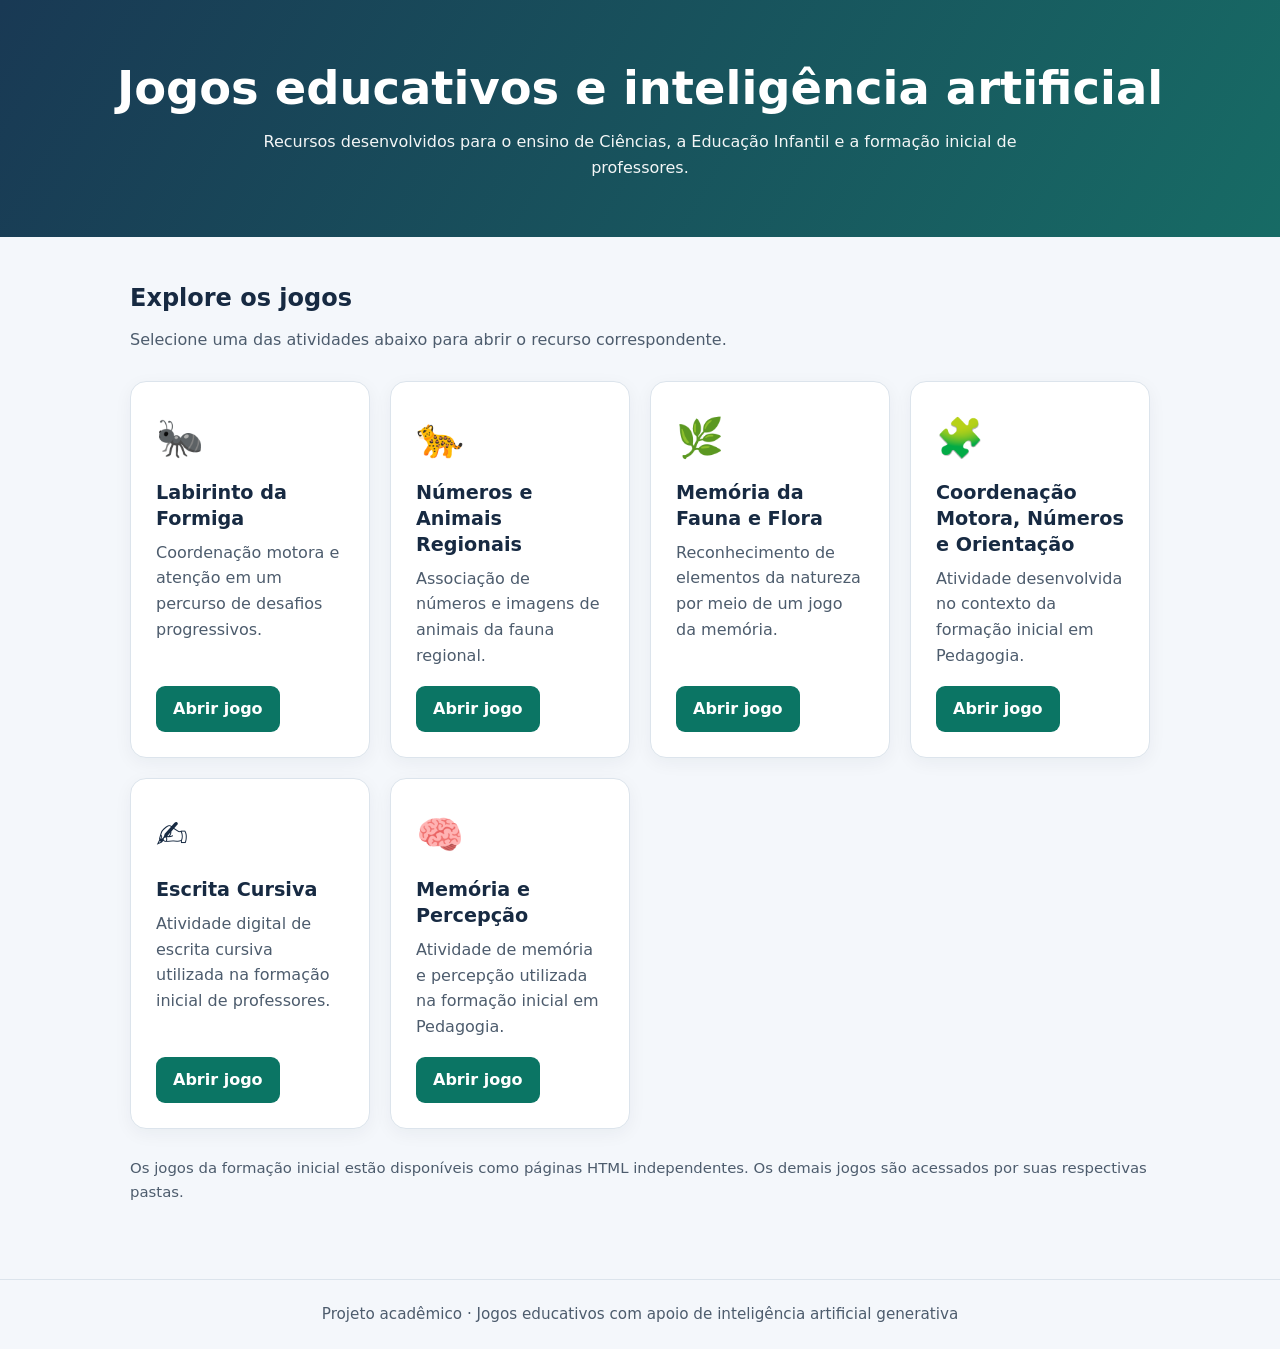
<file: index.html>
<!doctype html>
<html lang="pt-BR">
<head>
  <meta charset="utf-8">
  <meta name="viewport" content="width=device-width, initial-scale=1">
  <meta name="description" content="Jogos educativos desenvolvidos com apoio de inteligência artificial generativa para o ensino de Ciências, a Educação Infantil e a formação inicial de professores.">
  <title>Jogos Educativos e Inteligência Artificial</title>
  <style>
    :root { color-scheme: light; --navy:#172a42; --muted:#4d5c6d; --bg:#f4f7fb; --accent:#0b7564; --line:#dce4ec; }
    * { box-sizing:border-box; }
    body { margin:0; font-family:system-ui,-apple-system,"Segoe UI",sans-serif; background:var(--bg); color:var(--navy); line-height:1.6; }
    header { background:linear-gradient(120deg,#193954,#176b65); color:#fff; padding:62px 20px 56px; text-align:center; }
    header h1 { font-size:clamp(1.9rem,4vw,2.9rem); line-height:1.15; margin:0 0 14px; }
    header p { margin:0 auto; max-width:760px; opacity:.95; }
    main { max-width:1060px; margin:0 auto; padding:42px 20px 60px; }
    h2 { margin:0 0 10px; font-size:1.5rem; }
    .intro { color:var(--muted); margin:0 0 28px; }
    .grid { display:grid; grid-template-columns:repeat(auto-fit,minmax(230px,1fr)); gap:20px; }
    article { display:flex; flex-direction:column; background:#fff; border:1px solid var(--line); border-radius:16px; padding:25px; box-shadow:0 5px 18px rgba(22,43,67,.05); }
    .emoji { font-size:2.4rem; }
    article h3 { font-size:1.2rem; line-height:1.35; margin:12px 0 8px; }
    article p { color:var(--muted); margin:0 0 18px; flex:1; }
    article a { display:inline-block; align-self:flex-start; color:#fff; background:var(--accent); border-radius:9px; font-weight:650; padding:10px 17px; text-decoration:none; }
    article a:hover,article a:focus-visible { background:#07594d; outline-offset:3px; }
    .note { color:var(--muted); font-size:.93rem; margin-top:28px; }
    footer { border-top:1px solid var(--line); padding:22px 20px; text-align:center; color:var(--muted); font-size:.95rem; }
  </style>
</head>
<body>
  <header>
    <h1>Jogos educativos e inteligência artificial</h1>
    <p>Recursos desenvolvidos para o ensino de Ciências, a Educação Infantil e a formação inicial de professores.</p>
  </header>
  <main>
    <h2>Explore os jogos</h2>
    <p class="intro">Selecione uma das atividades abaixo para abrir o recurso correspondente.</p>
    <section class="grid" aria-label="Lista de jogos">
      <article>
        <span class="emoji" aria-hidden="true">🐜</span>
        <h3>Labirinto da Formiga</h3>
        <p>Coordenação motora e atenção em um percurso de desafios progressivos.</p>
        <a href="./formigaLabirinto/index.html">Abrir jogo</a>
      </article>
      <article>
        <span class="emoji" aria-hidden="true">🐆</span>
        <h3>Números e Animais Regionais</h3>
        <p>Associação de números e imagens de animais da fauna regional.</p>
        <a href="./jogoNumero/index.html">Abrir jogo</a>
      </article>
      <article>
        <span class="emoji" aria-hidden="true">🌿</span>
        <h3>Memória da Fauna e Flora</h3>
        <p>Reconhecimento de elementos da natureza por meio de um jogo da memória.</p>
        <a href="./jogomemo/index.html">Abrir jogo</a>
      </article>
      <article>
        <span class="emoji" aria-hidden="true">🧩</span>
        <h3>Coordenação Motora, Números e Orientação</h3>
        <p>Atividade desenvolvida no contexto da formação inicial em Pedagogia.</p>
        <a href="./tarefaFinal/jogo_coord_motor_num_quantidade_orientacao.html">Abrir jogo</a>
      </article>
      <article>
        <span class="emoji" aria-hidden="true">✍️</span>
        <h3>Escrita Cursiva</h3>
        <p>Atividade digital de escrita cursiva utilizada na formação inicial de professores.</p>
        <a href="./tarefaFinal/jogo_escrita_cursiva_ampliado.html">Abrir jogo</a>
      </article>
      <article>
        <span class="emoji" aria-hidden="true">🧠</span>
        <h3>Memória e Percepção</h3>
        <p>Atividade de memória e percepção utilizada na formação inicial em Pedagogia.</p>
        <a href="./tarefaFinal/jogo_memoria_percepcao.html">Abrir jogo</a>
      </article>
    </section>
    <p class="note">Os jogos da formação inicial estão disponíveis como páginas HTML independentes. Os demais jogos são acessados por suas respectivas pastas.</p>
  </main>
  <footer>Projeto acadêmico · Jogos educativos com apoio de inteligência artificial generativa</footer>
</body>
</html>
</file>
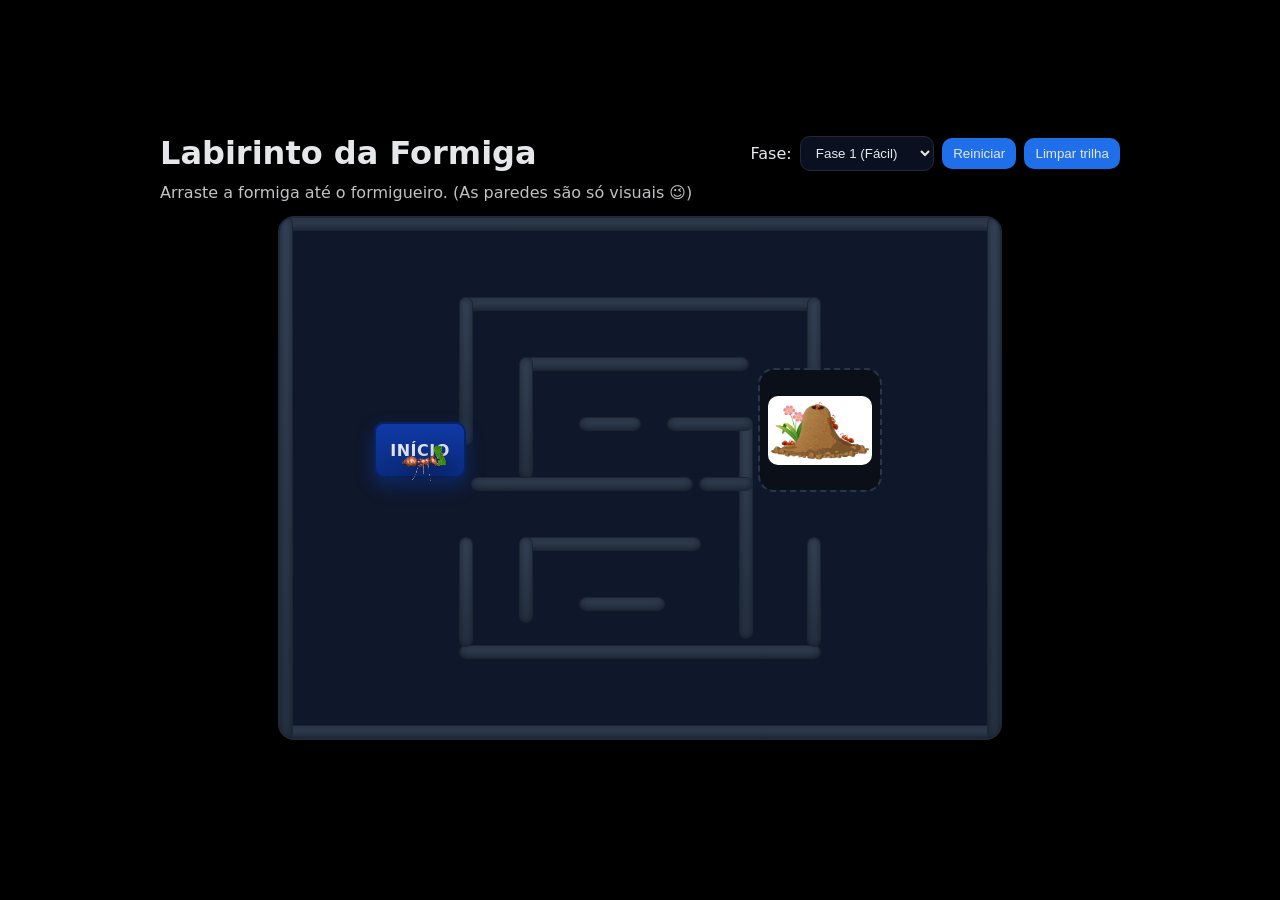
<file: formigaLabirinto/index.html>
<!DOCTYPE html>
<html lang="pt-br">
<head>
  <meta charset="utf-8" />
  <meta name="viewport" content="width=device-width,initial-scale=1" />
  <title>Labirinto da Formiga — 3 Fases</title>
  <link rel="stylesheet" href="estilo.css" />
</head>
<body>
  <main class="app">
    <header class="topbar">
      <h1>Labirinto da Formiga</h1>
      <div class="controls">
        <label for="fase">Fase:</label>
        <select id="fase" aria-label="Selecionar fase">
          <option value="0">Fase 1 (Fácil)</option>
          <option value="1">Fase 2 (Médio)</option>
          <option value="2">Fase 3 (Difícil)</option>
        </select>
        <button id="reiniciar" title="Reiniciar fase">Reiniciar</button>
        <button id="limpar-trilha" title="Limpar linha desenhada">Limpar trilha</button>
      </div>
    </header>

    <p class="hint">Arraste a formiga até o formigueiro. (As paredes são só visuais 😉)</p>

    <div id="labirinto" aria-label="Labirinto">
      <!-- fundo por fase (via JS) -->
      <div class="maze-bg" id="bg"></div>

      <!-- canvas da trilha -->
      <canvas id="trail"></canvas>

      <!-- paredes (opcional, via JS) -->
      <div id="start" class="pad">INÍCIO</div>

      <div id="goal" class="goal" aria-label="Formigueiro">
        <img src="formigueiro.jpg" alt="Formigueiro" />
      </div>

      <img id="ant" src="formiga.gif" alt="Formiga" draggable="false" />
    </div>

    <div id="msg" role="status" aria-live="polite"></div>
    <div class="footer-actions">
      <button id="proxima" class="hidden">Próxima fase ▶</button>
    </div>
  </main>

  <script src="jogo.js"></script>
</body>
</html>
</file>
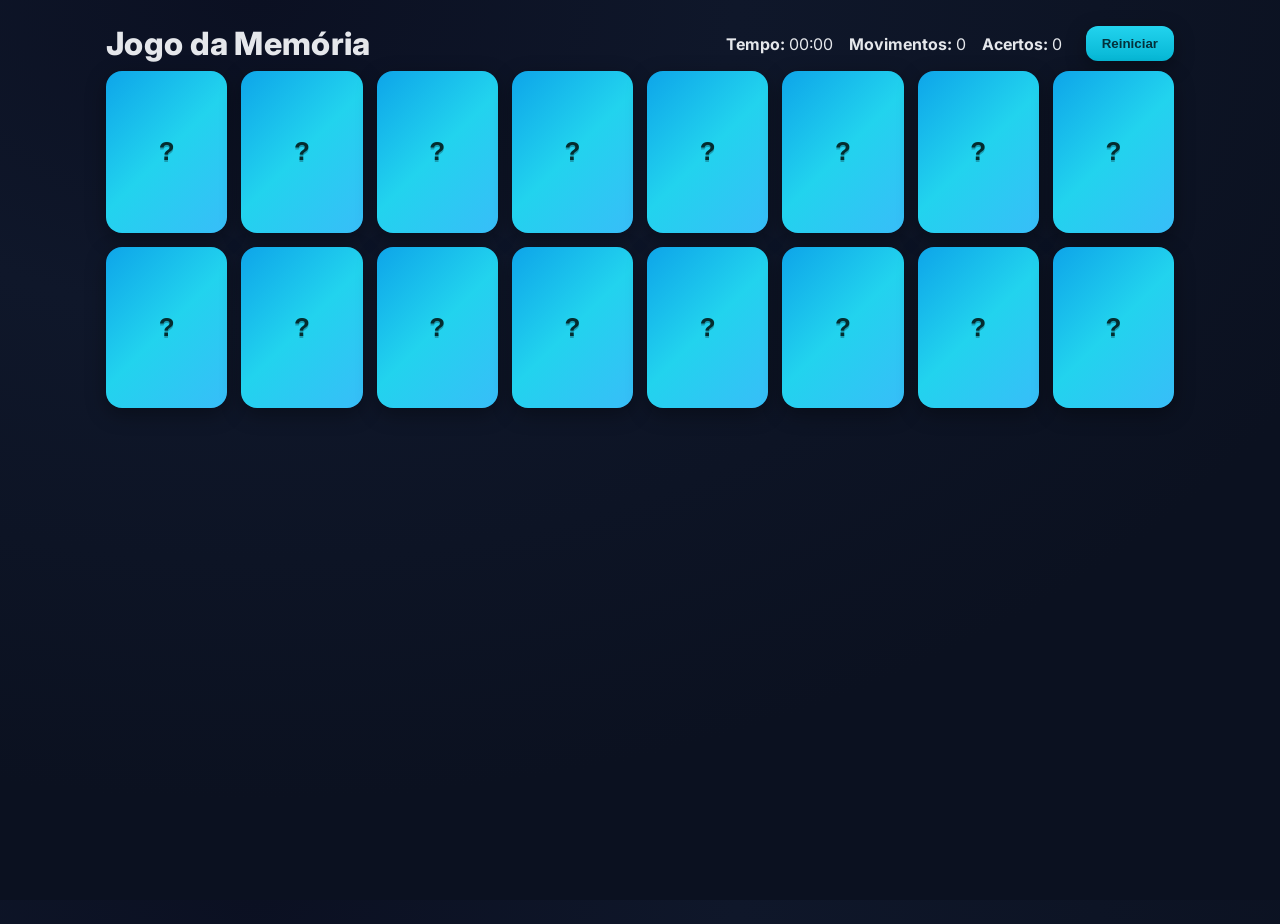
<file: jogomemo/index.html>
<!DOCTYPE html>
<html lang="pt-br">
<head>
  <meta charset="utf-8" />
  <meta name="viewport" content="width=device-width, initial-scale=1" />
  <title>Jogo da Memória</title>
  <link rel="preconnect" href="https://fonts.googleapis.com">
  <link rel="preconnect" href="https://fonts.gstatic.com" crossorigin>
  <link href="https://fonts.googleapis.com/css2?family=Inter:wght@400;600;800&display=swap" rel="stylesheet">
  <link rel="stylesheet" href="estilo.css" />
</head>
<body>
  <header class="topo">
    <h1>Jogo da Memória</h1>
    <div class="painel">
      <div><strong>Tempo:</strong> <span id="tempo">00:00</span></div>
      <div><strong>Movimentos:</strong> <span id="movimentos">0</span></div>
      <div><strong>Acertos:</strong> <span id="acertos">0</span></div>
      <button id="btnReiniciar" class="btn">Reiniciar</button>
    </div>
  </header>

  <main>
    <div id="tabuleiro" class="grid" role="grid" aria-label="Tabuleiro do jogo da memória" aria-live="polite"></div>
  </main>

  <template id="tpl-card">
    <button class="card" type="button" aria-pressed="false" aria-label="Carta virada">
      <div class="card-inner">
        <div class="card-front" aria-hidden="true"></div>
        <div class="card-back" aria-hidden="true">
          <img alt="Imagem da carta" />
        </div>
      </div>
    </button>
  </template>

  <div id="modalVitoria" class="modal" hidden>
    <div class="modal-caixa" role="dialog" aria-modal="true" aria-labelledby="tituloVitoria">
      <h2 id="tituloVitoria">Parabéns! 🎉</h2>
      <p>Você concluiu o jogo em <strong><span id="tempoFinal">00:00</span></strong> com <strong><span id="movFinal">0</span></strong> movimentos.</p>
      <button id="btnJogarNovamente" class="btn grande">Jogar novamente</button>
    </div>
  </div>

  <script src="jogo.js"></script>
</body>
</html>
</file>
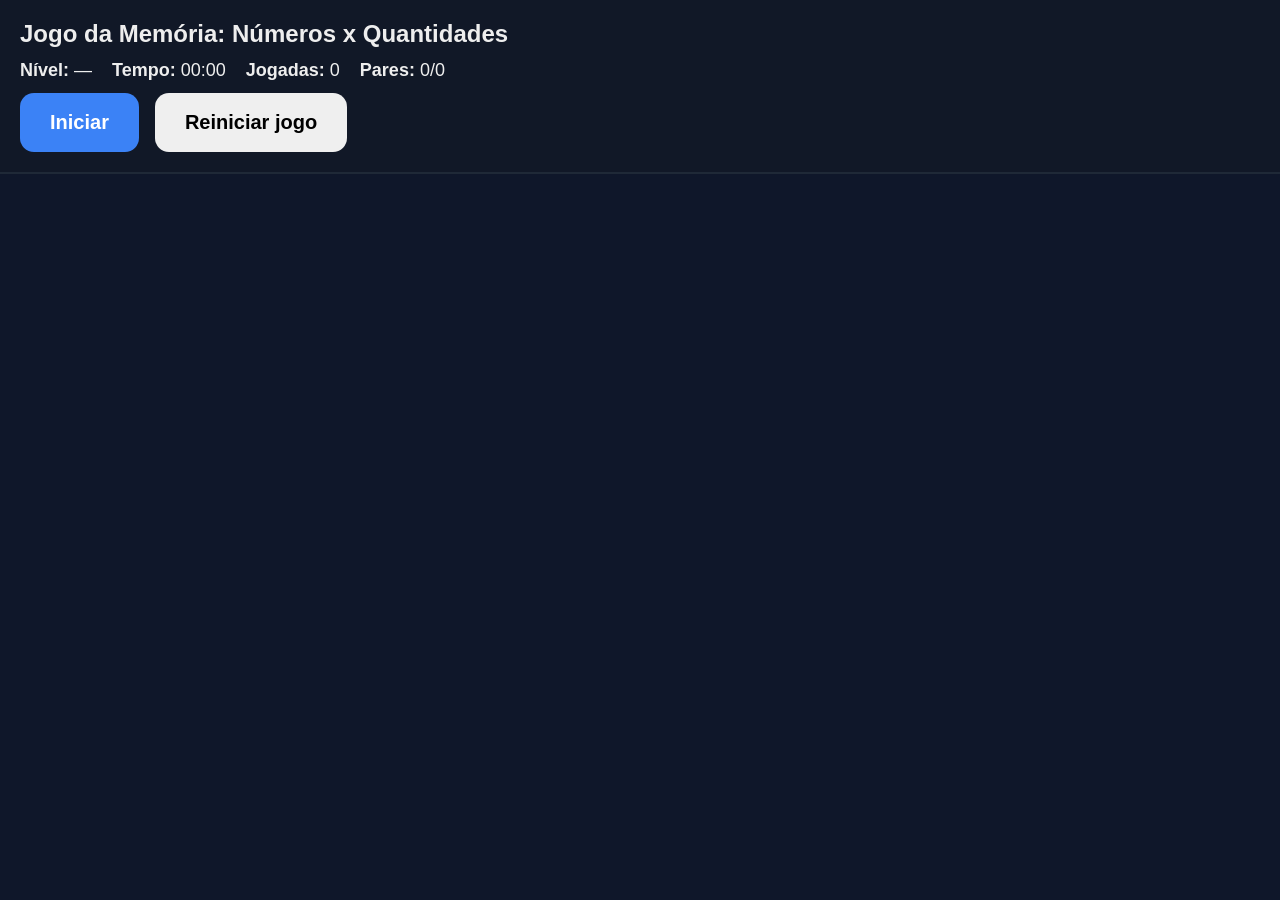
<file: jogoNumero/index.html>
<!DOCTYPE html>
<html lang="pt-BR">
<head>
  <meta charset="UTF-8" />
  <meta name="viewport" content="width=device-width, initial-scale=1" />
  <title>Memória — Números x Quantidades</title>
  <link rel="stylesheet" href="estilo.css" />
</head>
<body>
  <header class="topbar">
    <h1>Jogo da Memória: Números x Quantidades</h1>

    <div class="hud">
      <div><strong>Nível:</strong> <span id="nivelLabel">—</span></div>
      <div><strong>Tempo:</strong> <span id="tempo">00:00</span></div>
      <div><strong>Jogadas:</strong> <span id="jogadas">0</span></div>
      <div><strong>Pares:</strong> <span id="pares">0</span>/<span id="totalPares">0</span></div>
    </div>

    <div class="controls">
      <button id="btnIniciar" class="primary">Iniciar</button>
      <button id="btnReiniciar">Reiniciar jogo</button>
    </div>
  </header>

  <main>
    <section id="tabuleiro" class="grid" aria-label="Tabuleiro do jogo"></section>
  </main>

  <div id="modalFim" class="modal" aria-hidden="true">
    <div class="modal__content">
      <h2 id="tituloModal">Nível concluído 🎉</h2>
      <p>
        Você completou o <strong><span id="resNivel"></span></strong> em
        <strong><span id="resTempo"></span></strong> com
        <strong><span id="resJogadas"></span></strong> jogadas.
      </p>
      <div class="modal__actions">
        <button id="btnProximo" class="primary">Próximo nível</button>
        <button id="btnFechar">Fechar</button>
      </div>
    </div>
  </div>

  <template id="tplCarta">
    <button class="carta" type="button">
      <div class="carta__face carta__face--frente"></div>
      <div class="carta__face carta__face--verso"></div>
    </button>
  </template>

  <script src="jogo.js" defer></script>
</body>
</html>
</file>
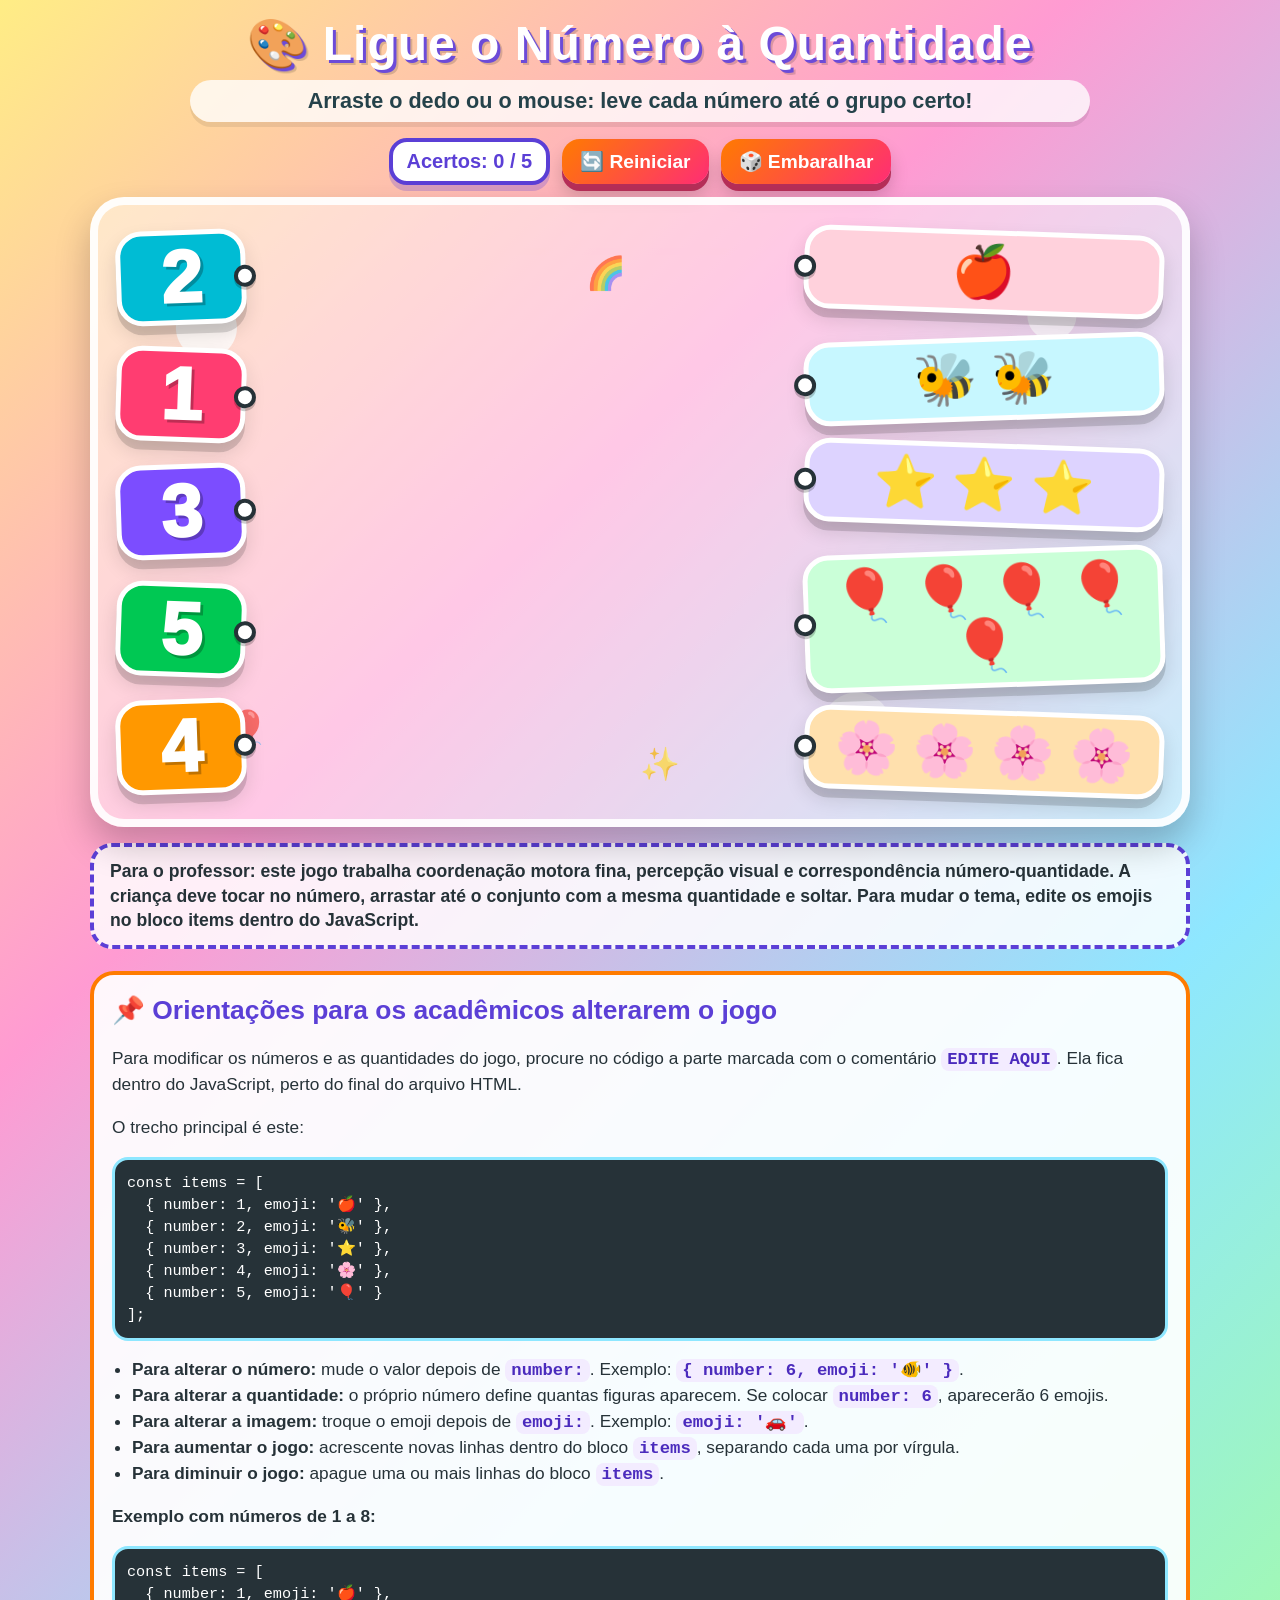
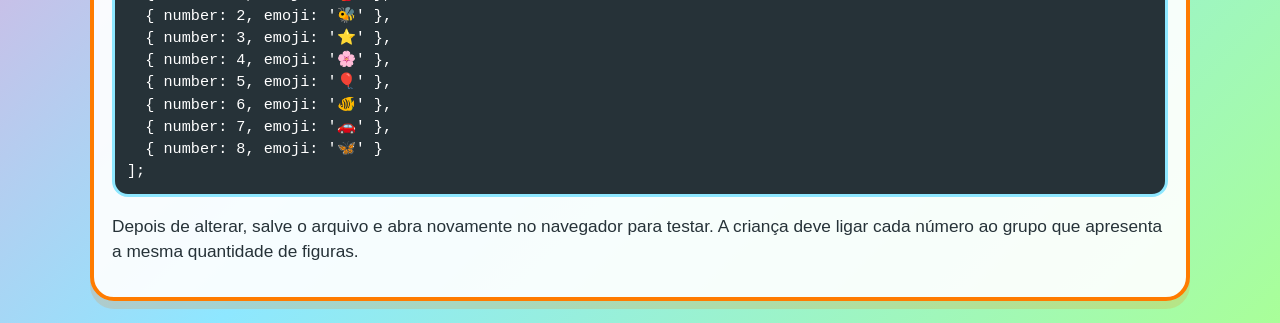
<file: tarefaFinal/jogo_coord_motor_num_quantidade_orientacao.html>
<!DOCTYPE html>
<html lang="pt-BR">
<head>
  <meta charset="UTF-8" />
  <meta name="viewport" content="width=device-width, initial-scale=1.0, maximum-scale=1.0, user-scalable=no" />
  <title>Ligue o Número à Quantidade</title>
  <style>
    * {
      box-sizing: border-box;
      -webkit-tap-highlight-color: transparent;
    }

    body {
      margin: 0;
      font-family: "Comic Sans MS", "Trebuchet MS", Arial, sans-serif;
      background: linear-gradient(135deg, #ffed85, #ff9bd2, #8ee7ff, #a9ff98);
      min-height: 100vh;
      overflow-x: hidden;
      color: #263238;
      touch-action: none;
    }

    header {
      text-align: center;
      padding: 16px 12px 8px;
    }

    h1 {
      margin: 0;
      font-size: clamp(1.7rem, 5vw, 3rem);
      color: #ffffff;
      text-shadow: 3px 3px 0 #6c4bd8, 5px 5px 0 rgba(0,0,0,0.15);
      letter-spacing: 1px;
    }

    .subtitle {
      margin: 8px auto 0;
      max-width: 900px;
      font-size: clamp(1rem, 2.8vw, 1.35rem);
      font-weight: 700;
      color: #25424a;
      background: rgba(255,255,255,0.78);
      border-radius: 999px;
      padding: 8px 16px;
      box-shadow: 0 5px 0 rgba(0,0,0,0.08);
    }

    .topbar {
      width: min(1100px, 96vw);
      margin: 8px auto 12px;
      display: flex;
      align-items: center;
      justify-content: center;
      gap: 12px;
      flex-wrap: wrap;
    }

    .badge {
      background: #ffffff;
      border: 4px solid #5b3fd6;
      color: #5b3fd6;
      padding: 8px 14px;
      border-radius: 18px;
      font-weight: 900;
      font-size: clamp(1rem, 3vw, 1.25rem);
      box-shadow: 0 6px 0 rgba(91,63,214,0.25);
    }

    button {
      border: none;
      border-radius: 18px;
      padding: 11px 18px;
      font-size: clamp(1rem, 3vw, 1.2rem);
      font-weight: 900;
      cursor: pointer;
      color: white;
      background: linear-gradient(135deg, #ff7b00, #ff2d75);
      box-shadow: 0 7px 0 #b62e58, 0 12px 18px rgba(0,0,0,0.18);
      transition: transform 0.12s;
      font-family: inherit;
    }

    button:active {
      transform: translateY(4px);
      box-shadow: 0 3px 0 #b62e58, 0 8px 12px rgba(0,0,0,0.15);
    }

    .game-wrap {
      position: relative;
      width: min(1100px, 96vw);
      height: min(660px, 70vh);
      min-height: 500px;
      margin: 0 auto 16px;
      border: 8px solid rgba(255,255,255,0.9);
      border-radius: 34px;
      background:
        radial-gradient(circle at 10% 20%, rgba(255,255,255,.8) 0 30px, transparent 31px),
        radial-gradient(circle at 88% 18%, rgba(255,255,255,.65) 0 24px, transparent 25px),
        radial-gradient(circle at 70% 85%, rgba(255,255,255,.55) 0 34px, transparent 35px),
        rgba(255,255,255,0.45);
      box-shadow: 0 18px 35px rgba(0,0,0,0.22);
      overflow: hidden;
      user-select: none;
      touch-action: none;
    }

    svg#lineLayer {
      position: absolute;
      inset: 0;
      width: 100%;
      height: 100%;
      z-index: 1;
      pointer-events: none;
    }

    .column {
      position: absolute;
      top: 18px;
      bottom: 18px;
      width: 37%;
      display: flex;
      flex-direction: column;
      justify-content: space-around;
      gap: 8px;
      z-index: 2;
    }

    .left {
      left: 18px;
    }

    .right {
      right: 18px;
    }

    .card {
      position: relative;
      min-height: 78px;
      display: flex;
      align-items: center;
      justify-content: center;
      border-radius: 26px;
      border: 5px solid #ffffff;
      box-shadow: 0 9px 0 rgba(0,0,0,0.14), 0 10px 20px rgba(0,0,0,0.12);
      transform: rotate(var(--rot, 0deg));
      transition: transform .15s, filter .15s, opacity .2s;
      cursor: pointer;
      touch-action: none;
    }

    .card:hover {
      transform: rotate(var(--rot, 0deg)) scale(1.025);
    }

    .number-card {
      width: 130px;
      align-self: flex-start;
      font-size: clamp(2.7rem, 8vw, 4.6rem);
      font-weight: 1000;
      color: white;
      text-shadow: 3px 3px 0 rgba(0,0,0,0.25);
    }

    .quantity-card {
      width: min(360px, 100%);
      align-self: flex-end;
      padding: 10px 12px;
      font-size: clamp(2rem, 5vw, 3.2rem);
      line-height: 1.05;
      text-align: center;
    }

    .dot {
      position: absolute;
      top: 50%;
      width: 22px;
      height: 22px;
      border-radius: 50%;
      background: #ffffff;
      border: 4px solid #263238;
      transform: translateY(-50%);
      box-shadow: 0 3px 0 rgba(0,0,0,0.2);
    }

    .number-card .dot {
      right: -15px;
    }

    .quantity-card .dot {
      left: -15px;
    }

    .card.done {
      filter: saturate(.8);
      opacity: .92;
    }

    .card.done::after {
      content: "✓";
      position: absolute;
      top: -14px;
      right: -12px;
      width: 38px;
      height: 38px;
      border-radius: 50%;
      background: #00c853;
      color: #fff;
      border: 4px solid #fff;
      display: grid;
      place-items: center;
      font-size: 1.5rem;
      font-weight: 1000;
      box-shadow: 0 4px 0 rgba(0,0,0,.18);
    }

    .feedback {
      position: absolute;
      left: 50%;
      top: 50%;
      transform: translate(-50%, -50%) scale(0);
      z-index: 4;
      background: white;
      border: 7px solid #5b3fd6;
      border-radius: 28px;
      padding: 18px 28px;
      min-width: min(500px, 86vw);
      text-align: center;
      font-size: clamp(1.5rem, 5vw, 2.5rem);
      font-weight: 1000;
      color: #5b3fd6;
      box-shadow: 0 16px 0 rgba(91,63,214,.2), 0 20px 30px rgba(0,0,0,.2);
      transition: transform .2s;
      pointer-events: none;
    }

    .feedback.show {
      transform: translate(-50%, -50%) scale(1);
    }

    .instructions {
      width: min(1100px, 96vw);
      margin: 0 auto 22px;
      background: rgba(255,255,255,.84);
      border: 4px dashed #5b3fd6;
      border-radius: 22px;
      padding: 12px 16px;
      font-size: clamp(.95rem, 2.8vw, 1.1rem);
      font-weight: 700;
      line-height: 1.4;
    }

    .stars {
      position: absolute;
      inset: 0;
      pointer-events: none;
      z-index: 0;
      opacity: .7;
      font-size: 2rem;
    }

    .stars span {
      position: absolute;
      animation: float 4s ease-in-out infinite;
    }

    .academic-box {
      width: min(1100px, 96vw);
      margin: 0 auto 28px;
      background: rgba(255,255,255,.92);
      border: 4px solid #ff7b00;
      border-radius: 24px;
      padding: 16px 18px;
      font-size: clamp(.95rem, 2.6vw, 1.08rem);
      line-height: 1.45;
      box-shadow: 0 8px 0 rgba(255,123,0,.18);
    }

    .academic-box h2 {
      margin: 0 0 8px;
      color: #5b3fd6;
      font-size: clamp(1.25rem, 3.5vw, 1.65rem);
    }

    .academic-box code {
      background: #f3ecff;
      color: #4b2bbd;
      padding: 2px 6px;
      border-radius: 8px;
      font-weight: 900;
    }

    .academic-box pre {
      white-space: pre-wrap;
      background: #263238;
      color: #ffffff;
      padding: 12px;
      border-radius: 16px;
      overflow-x: auto;
      font-size: .95rem;
      border: 3px solid #8ee7ff;
    }

    .academic-box ul {
      margin: 8px 0 0 20px;
      padding: 0;
    }


    @keyframes float {
      0%, 100% { transform: translateY(0) rotate(0deg); }
      50% { transform: translateY(-12px) rotate(8deg); }
    }

    @media (max-width: 760px) {
      .game-wrap {
        height: 72vh;
        min-height: 560px;
        border-width: 5px;
        border-radius: 24px;
      }

      .column {
        width: 43%;
        top: 12px;
        bottom: 12px;
      }

      .left { left: 10px; }
      .right { right: 10px; }

      .number-card {
        width: 86px;
        min-height: 72px;
      }

      .quantity-card {
        min-height: 72px;
        padding: 8px;
      }

      .dot {
        width: 18px;
        height: 18px;
        border-width: 3px;
      }

      .number-card .dot { right: -11px; }
      .quantity-card .dot { left: -11px; }
    }
  </style>
</head>
<body>
  <header>
    <h1>🎨 Ligue o Número à Quantidade</h1>
    <div class="subtitle">Arraste o dedo ou o mouse: leve cada número até o grupo certo!</div>
  </header>

  <div class="topbar">
    <div class="badge" id="scoreBadge">Acertos: 0 / 5</div>
    <button id="restartBtn">🔄 Reiniciar</button>
    <button id="shuffleBtn">🎲 Embaralhar</button>
  </div>

  <main class="game-wrap" id="game">
    <div class="stars">
      <span style="left:8%;top:10%;">⭐</span>
      <span style="left:45%;top:8%;animation-delay:.5s;">🌈</span>
      <span style="left:82%;top:7%;animation-delay:1s;">☀️</span>
      <span style="left:12%;top:82%;animation-delay:1.4s;">🎈</span>
      <span style="left:50%;top:88%;animation-delay:.8s;">✨</span>
      <span style="left:84%;top:83%;animation-delay:1.8s;">🧸</span>
    </div>

    <svg id="lineLayer">
      <defs>
        <filter id="shadow" x="-20%" y="-20%" width="140%" height="140%">
          <feDropShadow dx="0" dy="5" stdDeviation="3" flood-color="#000000" flood-opacity="0.25" />
        </filter>
      </defs>
    </svg>

    <section class="column left" id="numbers"></section>
    <section class="column right" id="quantities"></section>

    <div class="feedback" id="feedback">Muito bem! 🎉</div>
  </main>

  <div class="instructions">
    <strong>Para o professor:</strong> este jogo trabalha coordenação motora fina, percepção visual e correspondência número-quantidade. A criança deve tocar no número, arrastar até o conjunto com a mesma quantidade e soltar. Para mudar o tema, edite os emojis no bloco <strong>items</strong> dentro do JavaScript.
  </div>

  <div class="academic-box">
    <h2>📌 Orientações para os acadêmicos alterarem o jogo</h2>
    <p>Para modificar os números e as quantidades do jogo, procure no código a parte marcada com o comentário <code>EDITE AQUI</code>. Ela fica dentro do JavaScript, perto do final do arquivo HTML.</p>

    <p>O trecho principal é este:</p>
    <pre>const items = [
  { number: 1, emoji: '🍎' },
  { number: 2, emoji: '🐝' },
  { number: 3, emoji: '⭐' },
  { number: 4, emoji: '🌸' },
  { number: 5, emoji: '🎈' }
];</pre>

    <ul>
      <li><strong>Para alterar o número:</strong> mude o valor depois de <code>number:</code>. Exemplo: <code>{ number: 6, emoji: '🐠' }</code>.</li>
      <li><strong>Para alterar a quantidade:</strong> o próprio número define quantas figuras aparecem. Se colocar <code>number: 6</code>, aparecerão 6 emojis.</li>
      <li><strong>Para alterar a imagem:</strong> troque o emoji depois de <code>emoji:</code>. Exemplo: <code>emoji: '🚗'</code>.</li>
      <li><strong>Para aumentar o jogo:</strong> acrescente novas linhas dentro do bloco <code>items</code>, separando cada uma por vírgula.</li>
      <li><strong>Para diminuir o jogo:</strong> apague uma ou mais linhas do bloco <code>items</code>.</li>
    </ul>

    <p><strong>Exemplo com números de 1 a 8:</strong></p>
    <pre>const items = [
  { number: 1, emoji: '🍎' },
  { number: 2, emoji: '🐝' },
  { number: 3, emoji: '⭐' },
  { number: 4, emoji: '🌸' },
  { number: 5, emoji: '🎈' },
  { number: 6, emoji: '🐠' },
  { number: 7, emoji: '🚗' },
  { number: 8, emoji: '🦋' }
];</pre>

    <p>Depois de alterar, salve o arquivo e abra novamente no navegador para testar. A criança deve ligar cada número ao grupo que apresenta a mesma quantidade de figuras.</p>
  </div>

  <script>
    const game = document.getElementById('game');
    const numbersEl = document.getElementById('numbers');
    const quantitiesEl = document.getElementById('quantities');
    const lineLayer = document.getElementById('lineLayer');
    const feedback = document.getElementById('feedback');
    const scoreBadge = document.getElementById('scoreBadge');
    const restartBtn = document.getElementById('restartBtn');
    const shuffleBtn = document.getElementById('shuffleBtn');

    /*
      ============================================================
      EDITE AQUI: NÚMEROS, QUANTIDADES E EMOJIS DO JOGO
      ============================================================
      Cada linha cria um par do jogo.

      number: define o número que aparece no lado esquerdo.
      emoji: define a figura que será repetida no lado direito.

      A quantidade de figuras é igual ao número informado.
      Exemplo: { number: 4, emoji: '🌸' } cria o número 4
      e mostra 4 flores do outro lado.

      Para aumentar o jogo, adicione novas linhas.
      Para diminuir o jogo, apague linhas.
      Não esqueça da vírgula entre uma linha e outra.
    */
    const items = [
      { number: 1, emoji: '🍎' },
      { number: 2, emoji: '🐝' },
      { number: 3, emoji: '⭐' },
      { number: 4, emoji: '🌸' },
      { number: 5, emoji: '🎈' }
    ];

    const colors = ['#ff3d71', '#00bcd4', '#7c4dff', '#ff9800', '#00c853'];
    let score = 0;
    let active = null;
    let tempLine = null;
    let completed = new Set();

    function shuffle(array) {
      return [...array].sort(() => Math.random() - 0.5);
    }

    function repeatEmoji(emoji, amount) {
      return Array.from({ length: amount }, () => emoji).join(' ');
    }

    function renderGame() {
      numbersEl.innerHTML = '';
      quantitiesEl.innerHTML = '';
      clearLines();
      score = 0;
      completed.clear();
      updateScore();

      const numbers = shuffle(items);
      const quantities = shuffle(items);

      numbers.forEach((item, index) => {
        const card = document.createElement('div');
        card.className = 'card number-card';
        card.dataset.value = item.number;
        card.dataset.type = 'number';
        card.style.background = colors[(item.number - 1) % colors.length];
        card.style.setProperty('--rot', `${index % 2 === 0 ? -2 : 2}deg`);
        card.innerHTML = `<span>${item.number}</span><span class="dot"></span>`;
        card.addEventListener('pointerdown', startDrag);
        numbersEl.appendChild(card);
      });

      quantities.forEach((item, index) => {
        const card = document.createElement('div');
        card.className = 'card quantity-card';
        card.dataset.value = item.number;
        card.dataset.type = 'quantity';
        card.style.background = lighten(colors[(item.number - 1) % colors.length]);
        card.style.setProperty('--rot', `${index % 2 === 0 ? 2 : -2}deg`);
        card.innerHTML = `<span class="dot"></span><span aria-label="${item.number} figuras">${repeatEmoji(item.emoji, item.number)}</span>`;
        quantitiesEl.appendChild(card);
      });
    }

    function lighten(hex) {
      const map = {
        '#ff3d71': '#ffd1dc',
        '#00bcd4': '#c7f7ff',
        '#7c4dff': '#ddd3ff',
        '#ff9800': '#ffe0ad',
        '#00c853': '#caffd8'
      };
      return map[hex] || '#ffffff';
    }

    function getPoint(el, side) {
      const gameRect = game.getBoundingClientRect();
      const dot = el.querySelector('.dot');
      const r = dot.getBoundingClientRect();
      return {
        x: r.left + r.width / 2 - gameRect.left,
        y: r.top + r.height / 2 - gameRect.top
      };
    }

    function makeLine(x1, y1, x2, y2, color, dashed = false) {
      const line = document.createElementNS('http://www.w3.org/2000/svg', 'line');
      line.setAttribute('x1', x1);
      line.setAttribute('y1', y1);
      line.setAttribute('x2', x2);
      line.setAttribute('y2', y2);
      line.setAttribute('stroke', color);
      line.setAttribute('stroke-width', '11');
      line.setAttribute('stroke-linecap', 'round');
      line.setAttribute('filter', 'url(#shadow)');
      if (dashed) line.setAttribute('stroke-dasharray', '18 14');
      lineLayer.appendChild(line);
      return line;
    }

    function startDrag(event) {
      const card = event.currentTarget;
      const value = card.dataset.value;

      if (completed.has(value)) return;

      card.setPointerCapture(event.pointerId);
      const start = getPoint(card);
      active = { card, value, start, pointerId: event.pointerId };
      tempLine = makeLine(start.x, start.y, start.x, start.y, colors[(value - 1) % colors.length], true);
      moveDrag(event);

      window.addEventListener('pointermove', moveDrag);
      window.addEventListener('pointerup', endDrag);
      window.addEventListener('pointercancel', cancelDrag);
    }

    function moveDrag(event) {
      if (!active || !tempLine) return;
      const gameRect = game.getBoundingClientRect();
      const x = event.clientX - gameRect.left;
      const y = event.clientY - gameRect.top;
      tempLine.setAttribute('x2', x);
      tempLine.setAttribute('y2', y);
    }

    function endDrag(event) {
      if (!active) return;

      const target = document.elementFromPoint(event.clientX, event.clientY);
      const quantityCard = target ? target.closest('.quantity-card') : null;

      if (quantityCard && quantityCard.dataset.value === active.value && !completed.has(active.value)) {
        const end = getPoint(quantityCard);
        tempLine.remove();
        makeLine(active.start.x, active.start.y, end.x, end.y, colors[(active.value - 1) % colors.length]);

        active.card.classList.add('done');
        quantityCard.classList.add('done');
        completed.add(active.value);
        score++;
        updateScore();
        showFeedback(score === items.length ? 'Parabéns! Você completou tudo! 🏆' : 'Muito bem! 🎉');
      } else {
        if (tempLine) tempLine.remove();
        showFeedback('Opa! Tente outra vez 😊');
      }

      cleanupDrag();
    }

    function cancelDrag() {
      if (tempLine) tempLine.remove();
      cleanupDrag();
    }

    function cleanupDrag() {
      active = null;
      tempLine = null;
      window.removeEventListener('pointermove', moveDrag);
      window.removeEventListener('pointerup', endDrag);
      window.removeEventListener('pointercancel', cancelDrag);
    }

    function updateScore() {
      scoreBadge.textContent = `Acertos: ${score} / ${items.length}`;
    }

    let feedbackTimer;
    function showFeedback(text) {
      clearTimeout(feedbackTimer);
      feedback.textContent = text;
      feedback.classList.add('show');
      feedbackTimer = setTimeout(() => feedback.classList.remove('show'), 1100);
    }

    function clearLines() {
      Array.from(lineLayer.querySelectorAll('line')).forEach(line => line.remove());
    }

    restartBtn.addEventListener('click', renderGame);
    shuffleBtn.addEventListener('click', renderGame);

    window.addEventListener('resize', () => {
      // Reinicia para evitar linhas desalinhadas após rotação do celular.
      renderGame();
    });

    renderGame();
  </script>
</body>
</html>
</file>
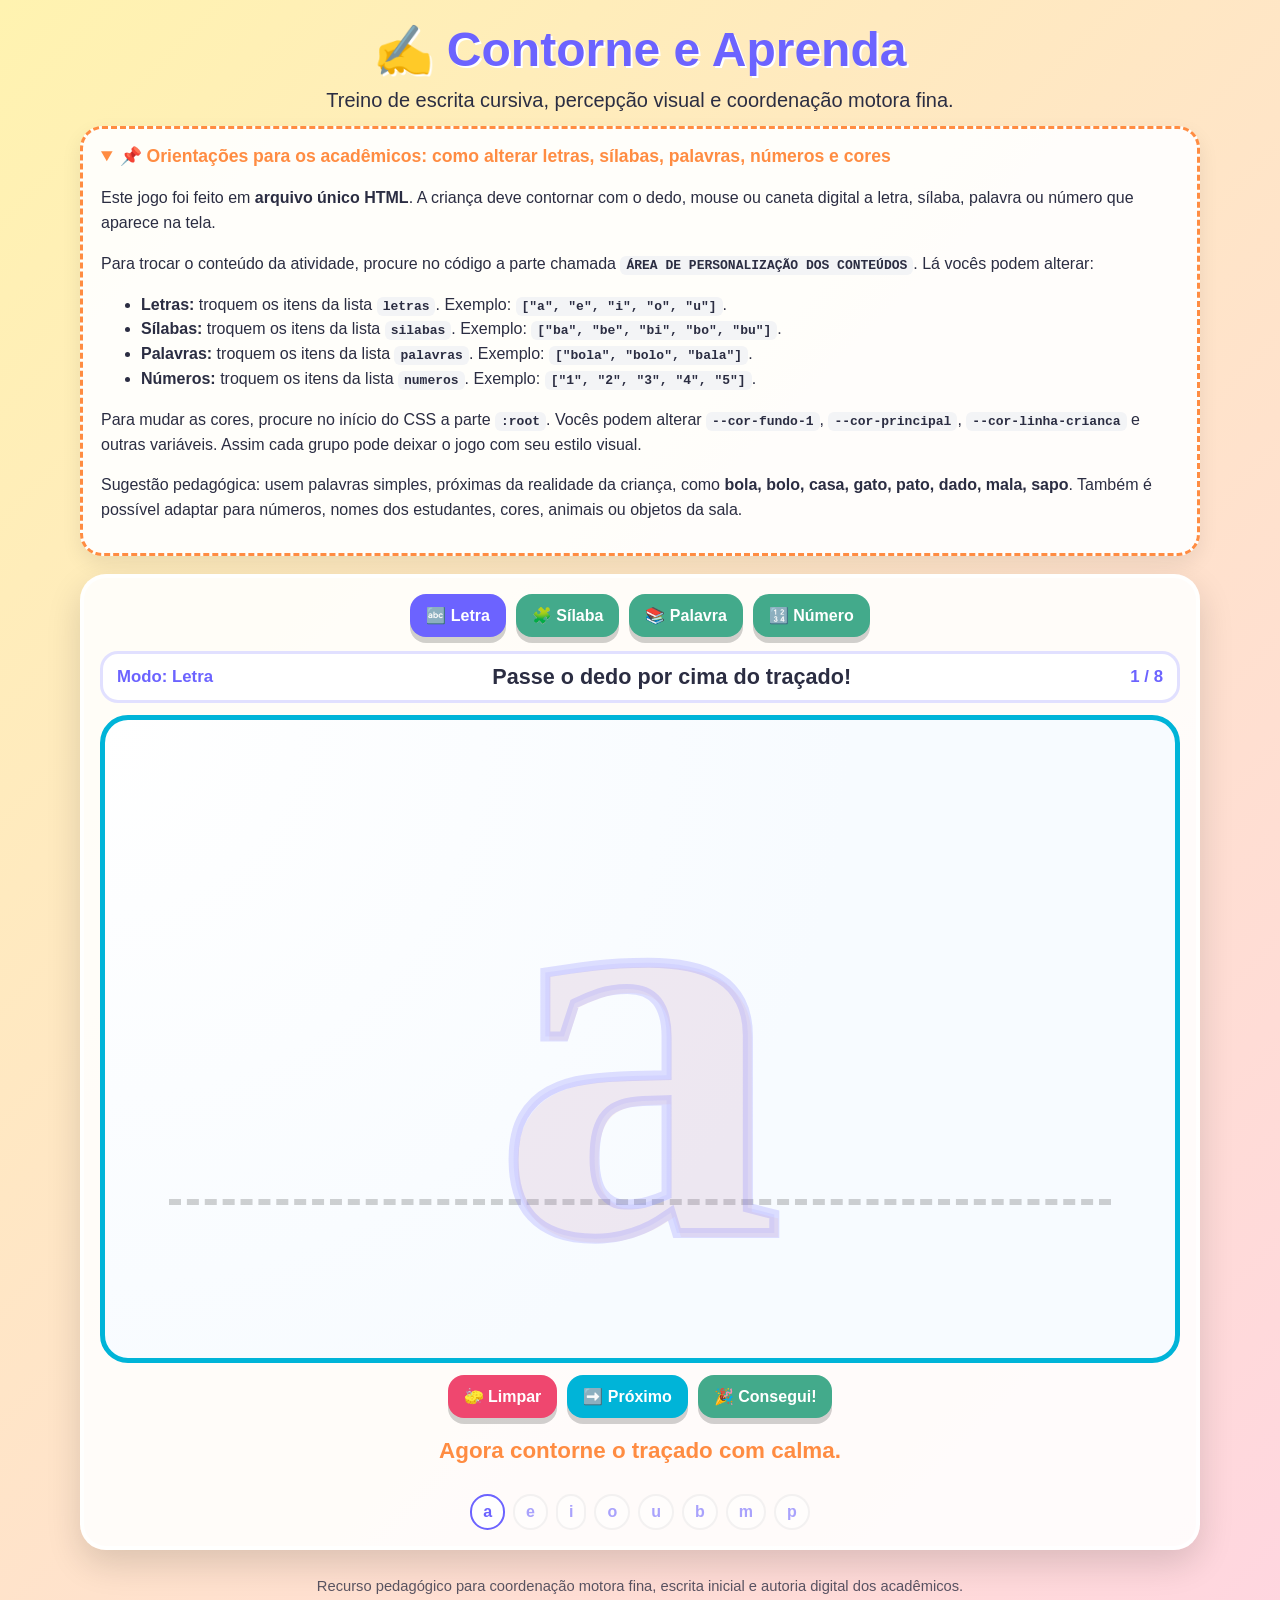
<file: tarefaFinal/jogo_escrita_cursiva_ampliado.html>
<!DOCTYPE html>
<html lang="pt-BR">
<head>
  <meta charset="UTF-8" />
  <meta name="viewport" content="width=device-width, initial-scale=1.0, maximum-scale=1.0, user-scalable=no" />
  <title>Jogo de Escrita Cursiva</title>
  <style>
    /* =========================================================
       🎨 ÁREA DE PERSONALIZAÇÃO DAS CORES
       Acadêmicos: troquem as cores abaixo para deixar o jogo
       com o estilo de vocês. Usem nomes em inglês, HEX ou RGB.
       Exemplos: #ff8fab, yellow, rgb(100, 200, 255)
       ========================================================= */
    :root {
      --cor-fundo-1: #fff3b0;
      --cor-fundo-2: #ffd6e0;
      --cor-principal: #6c63ff;
      --cor-secundaria: #00b4d8;
      --cor-destaque: #ff8c42;
      --cor-botao: #43aa8b;
      --cor-botao-texto: #ffffff;
      --cor-texto: #2b2d42;
      --cor-guia: rgba(108, 99, 255, 0.20);
      --cor-linha-crianca: #ff006e;
      --cor-caixa: rgba(255, 255, 255, 0.88);
    }

    * {
      box-sizing: border-box;
    }

    body {
      margin: 0;
      min-height: 100vh;
      font-family: Arial, Helvetica, sans-serif;
      color: var(--cor-texto);
      background: linear-gradient(135deg, var(--cor-fundo-1), var(--cor-fundo-2));
      overflow-x: hidden;
    }

    header {
      text-align: center;
      padding: 22px 14px 12px;
    }

    h1 {
      margin: 0;
      font-size: clamp(1.8rem, 5vw, 3rem);
      color: var(--cor-principal);
      text-shadow: 2px 2px 0 #ffffff;
    }

    .subtitulo {
      margin: 8px auto 0;
      max-width: 860px;
      font-size: clamp(1rem, 2.8vw, 1.25rem);
      line-height: 1.4;
    }

    .painel {
      width: min(1120px, 96vw);
      margin: 0 auto 22px;
      padding: 16px;
      border-radius: 26px;
      background: var(--cor-caixa);
      box-shadow: 0 14px 35px rgba(0, 0, 0, 0.14);
      border: 4px solid rgba(255, 255, 255, 0.8);
    }

    .orientacoes {
      width: min(1120px, 96vw);
      margin: 0 auto 18px;
      background: rgba(255,255,255,0.92);
      border: 3px dashed var(--cor-destaque);
      border-radius: 22px;
      padding: 14px 18px;
      line-height: 1.55;
      box-shadow: 0 8px 20px rgba(0,0,0,0.08);
    }

    .orientacoes summary {
      cursor: pointer;
      font-weight: 800;
      color: var(--cor-destaque);
      font-size: 1.1rem;
    }

    .orientacoes code {
      background: #f3f4f6;
      padding: 2px 6px;
      border-radius: 6px;
      font-weight: 700;
    }

    .controles {
      display: flex;
      flex-wrap: wrap;
      justify-content: center;
      gap: 10px;
      margin-bottom: 14px;
    }

    button {
      border: none;
      border-radius: 16px;
      padding: 12px 16px;
      font-size: 1rem;
      font-weight: 800;
      cursor: pointer;
      color: var(--cor-botao-texto);
      background: var(--cor-botao);
      box-shadow: 0 6px 0 rgba(0, 0, 0, 0.18);
      transition: transform 0.1s ease, box-shadow 0.1s ease, filter 0.2s ease;
    }

    button:hover {
      filter: brightness(1.05);
    }

    button:active {
      transform: translateY(4px);
      box-shadow: 0 2px 0 rgba(0, 0, 0, 0.18);
    }

    button.ativo {
      background: var(--cor-principal);
    }

    .botao-limpar {
      background: #ef476f;
    }

    .botao-proximo {
      background: var(--cor-secundaria);
    }

    .atividade {
      display: grid;
      grid-template-columns: 1fr;
      gap: 12px;
      align-items: center;
    }

    .topo-atividade {
      display: flex;
      flex-wrap: wrap;
      justify-content: space-between;
      align-items: center;
      gap: 10px;
      background: #ffffff;
      border-radius: 18px;
      padding: 10px 14px;
      border: 3px solid rgba(108, 99, 255, 0.2);
    }

    .etiqueta {
      font-weight: 900;
      color: var(--cor-principal);
      font-size: 1.05rem;
    }

    .instrucao-crianca {
      font-size: clamp(1rem, 3vw, 1.35rem);
      font-weight: 800;
      text-align: center;
      color: var(--cor-texto);
    }

    .quadro-traco {
      position: relative;
      height: clamp(520px, 72vh, 820px);
      width: 100%;
      border-radius: 28px;
      background: radial-gradient(circle at top left, #ffffff, #f7fbff 60%);
      border: 5px solid var(--cor-secundaria);
      overflow: hidden;
      touch-action: none;
      user-select: none;
    }

    .linha-base {
      position: absolute;
      left: 6%;
      right: 6%;
      bottom: 24%;
      height: 0;
      border-top: 6px dashed rgba(0,0,0,0.18);
    }

    .texto-guia {
      position: absolute;
      inset: 0;
      display: flex;
      align-items: center;
      justify-content: center;
      padding: 10px;
      font-family: "Segoe Script", "Comic Sans MS", "Bradley Hand", cursive;
      font-weight: 900;
      font-size: clamp(13.8rem, 54vw, 36rem);
      letter-spacing: 2px;
      line-height: 1;
      color: transparent;
      -webkit-text-stroke: 10px var(--cor-guia);
      text-stroke: 10px var(--cor-guia);
      text-shadow:
        0 0 0 rgba(108,99,255,0.08),
        4px 4px 0 rgba(255, 140, 66, 0.08);
      pointer-events: none;
      white-space: nowrap;
    }

    .texto-guia.palavra {
      font-size: clamp(10.2rem, 42vw, 25.5rem);
      letter-spacing: 0;
    }

    canvas {
      position: absolute;
      inset: 0;
      width: 100%;
      height: 100%;
      touch-action: none;
      cursor: crosshair;
    }

    .rodape-atividade {
      display: flex;
      flex-wrap: wrap;
      justify-content: center;
      align-items: center;
      gap: 10px;
    }

    .feedback {
      min-height: 36px;
      text-align: center;
      font-size: clamp(1rem, 3vw, 1.4rem);
      font-weight: 900;
      color: var(--cor-destaque);
      padding: 8px 10px;
    }

    .miniaturas {
      display: flex;
      flex-wrap: wrap;
      justify-content: center;
      gap: 8px;
      margin-top: 10px;
    }

    .chip {
      padding: 7px 11px;
      border-radius: 999px;
      background: #ffffff;
      border: 2px solid rgba(0,0,0,0.08);
      font-weight: 800;
      color: var(--cor-principal);
    }

    footer {
      text-align: center;
      padding: 6px 10px 20px;
      font-size: 0.92rem;
      opacity: 0.78;
    }

    @media (max-width: 640px) {
      .painel { padding: 10px; }
      button { flex: 1 1 42%; padding: 12px 8px; }
      .texto-guia { -webkit-text-stroke-width: 4px; }
      .orientacoes { font-size: 0.94rem; }
    }
  </style>
</head>
<body>
  <header>
    <h1>✍️ Contorne e Aprenda</h1>
    <p class="subtitulo">Treino de escrita cursiva, percepção visual e coordenação motora fina.</p>
  </header>

  <details class="orientacoes" open>
    <summary>📌 Orientações para os acadêmicos: como alterar letras, sílabas, palavras, números e cores</summary>
    <p>
      Este jogo foi feito em <strong>arquivo único HTML</strong>. A criança deve contornar com o dedo, mouse ou caneta digital a letra, sílaba, palavra ou número que aparece na tela.
    </p>
    <p>
      Para trocar o conteúdo da atividade, procure no código a parte chamada <code>ÁREA DE PERSONALIZAÇÃO DOS CONTEÚDOS</code>. Lá vocês podem alterar:
    </p>
    <ul>
      <li><strong>Letras:</strong> troquem os itens da lista <code>letras</code>. Exemplo: <code>["a", "e", "i", "o", "u"]</code>.</li>
      <li><strong>Sílabas:</strong> troquem os itens da lista <code>silabas</code>. Exemplo: <code>["ba", "be", "bi", "bo", "bu"]</code>.</li>
      <li><strong>Palavras:</strong> troquem os itens da lista <code>palavras</code>. Exemplo: <code>["bola", "bolo", "bala"]</code>.</li>
      <li><strong>Números:</strong> troquem os itens da lista <code>numeros</code>. Exemplo: <code>["1", "2", "3", "4", "5"]</code>.</li>
    </ul>
    <p>
      Para mudar as cores, procure no início do CSS a parte <code>:root</code>. Vocês podem alterar <code>--cor-fundo-1</code>, <code>--cor-principal</code>, <code>--cor-linha-crianca</code> e outras variáveis. Assim cada grupo pode deixar o jogo com seu estilo visual.
    </p>
    <p>
      Sugestão pedagógica: usem palavras simples, próximas da realidade da criança, como <strong>bola, bolo, casa, gato, pato, dado, mala, sapo</strong>. Também é possível adaptar para números, nomes dos estudantes, cores, animais ou objetos da sala.
    </p>
  </details>

  <main class="painel">
    <div class="controles">
      <button id="btnLetra" class="ativo" type="button">🔤 Letra</button>
      <button id="btnSilaba" type="button">🧩 Sílaba</button>
      <button id="btnPalavra" type="button">📚 Palavra</button>
      <button id="btnNumero" type="button">🔢 Número</button>
    </div>

    <section class="atividade" aria-label="Área do jogo de escrita cursiva">
      <div class="topo-atividade">
        <span class="etiqueta" id="categoriaAtual">Modo: Letra</span>
        <span class="instrucao-crianca">Passe o dedo por cima do traçado!</span>
        <span class="etiqueta" id="contador">1 / 8</span>
      </div>

      <div class="quadro-traco" id="quadroTraco">
        <div class="linha-base"></div>
        <div class="texto-guia" id="textoGuia">a</div>
        <canvas id="telaDesenho"></canvas>
      </div>

      <div class="rodape-atividade">
        <button class="botao-limpar" id="limpar" type="button">🧽 Limpar</button>
        <button class="botao-proximo" id="proximo" type="button">➡️ Próximo</button>
        <button id="concluir" type="button">🎉 Consegui!</button>
      </div>

      <div class="feedback" id="feedback">Escolha um modo e comece o traçado.</div>
      <div class="miniaturas" id="miniaturas"></div>
    </section>
  </main>

  <footer>
    Recurso pedagógico para coordenação motora fina, escrita inicial e autoria digital dos acadêmicos.
  </footer>

  <script>
    /* =========================================================
       ✏️ ÁREA DE PERSONALIZAÇÃO DOS CONTEÚDOS
       Acadêmicos: alterem as listas abaixo para criar o jogo
       com letras, sílabas, palavras ou números que desejarem.

       IMPORTANTE:
       - Mantenham as aspas em cada item.
       - Separem os itens com vírgula.
       - Podem usar palavras simples, nomes, números ou sílabas.
       ========================================================= */

    const conteudos = {
      letras: ["a", "e", "i", "o", "u", "b", "m", "p"],
      silabas: ["ba", "be", "bi", "bo", "bu", "ma", "me", "mi"],
      palavras: ["bola", "bolo", "bala", "boca", "casa", "gato", "pato", "sapo"],
      numeros: ["1", "2", "3", "4", "5", "6", "7", "8"]
    };

    /* =========================================================
       ⚙️ A partir daqui está a programação do jogo.
       Mexam com cuidado. Para a maioria das adaptações, basta
       alterar as listas acima e as cores no CSS.
       ========================================================= */

    const canvas = document.getElementById("telaDesenho");
    const ctx = canvas.getContext("2d");
    const quadro = document.getElementById("quadroTraco");
    const textoGuia = document.getElementById("textoGuia");
    const feedback = document.getElementById("feedback");
    const contador = document.getElementById("contador");
    const categoriaAtual = document.getElementById("categoriaAtual");
    const miniaturas = document.getElementById("miniaturas");

    const botoesModo = {
      letras: document.getElementById("btnLetra"),
      silabas: document.getElementById("btnSilaba"),
      palavras: document.getElementById("btnPalavra"),
      numeros: document.getElementById("btnNumero")
    };

    let modo = "letras";
    let indice = 0;
    let desenhando = false;
    let ultimoX = 0;
    let ultimoY = 0;
    let pontosDesenhados = 0;

    function ajustarCanvas() {
      const rect = quadro.getBoundingClientRect();
      const ratio = window.devicePixelRatio || 1;
      canvas.width = rect.width * ratio;
      canvas.height = rect.height * ratio;
      ctx.setTransform(ratio, 0, 0, ratio, 0, 0);
      configurarCaneta();
    }

    function configurarCaneta() {
      const corLinha = getComputedStyle(document.documentElement).getPropertyValue("--cor-linha-crianca").trim();
      ctx.lineCap = "round";
      ctx.lineJoin = "round";
      ctx.lineWidth = Math.max(14, Math.min(28, quadro.clientWidth * 0.025));
      ctx.strokeStyle = corLinha || "#ff006e";
    }

    function limparTela() {
      ctx.clearRect(0, 0, canvas.width, canvas.height);
      configurarCaneta();
      pontosDesenhados = 0;
      feedback.textContent = "Agora contorne o traçado com calma.";
    }

    function atualizarTela() {
      const lista = conteudos[modo];
      const item = lista[indice];
      textoGuia.textContent = item;
      textoGuia.classList.toggle("palavra", modo === "palavras" || item.length >= 4);

      const nomes = {
        letras: "Letra",
        silabas: "Sílaba",
        palavras: "Palavra",
        numeros: "Número"
      };

      categoriaAtual.textContent = `Modo: ${nomes[modo]}`;
      contador.textContent = `${indice + 1} / ${lista.length}`;
      feedback.textContent = `Contorne: ${item}`;

      Object.entries(botoesModo).forEach(([chave, botao]) => {
        botao.classList.toggle("ativo", chave === modo);
      });

      montarMiniaturas();
      limparTela();
    }

    function montarMiniaturas() {
      miniaturas.innerHTML = "";
      conteudos[modo].forEach((item, i) => {
        const chip = document.createElement("span");
        chip.className = "chip";
        chip.textContent = item;
        chip.style.opacity = i === indice ? "1" : "0.58";
        chip.style.borderColor = i === indice ? "var(--cor-principal)" : "rgba(0,0,0,0.08)";
        miniaturas.appendChild(chip);
      });
    }

    function posicaoDoEvento(evento) {
      const rect = canvas.getBoundingClientRect();
      return {
        x: evento.clientX - rect.left,
        y: evento.clientY - rect.top
      };
    }

    function iniciarDesenho(evento) {
      evento.preventDefault();
      desenhando = true;
      const pos = posicaoDoEvento(evento);
      ultimoX = pos.x;
      ultimoY = pos.y;
      ctx.beginPath();
      ctx.moveTo(ultimoX, ultimoY);
    }

    function desenhar(evento) {
      if (!desenhando) return;
      evento.preventDefault();
      const pos = posicaoDoEvento(evento);
      ctx.lineTo(pos.x, pos.y);
      ctx.stroke();
      ultimoX = pos.x;
      ultimoY = pos.y;
      pontosDesenhados++;

      if (pontosDesenhados === 25) {
        feedback.textContent = "Muito bem! Continue seguindo o traçado. ✨";
      }
    }

    function pararDesenho(evento) {
      if (!desenhando) return;
      evento.preventDefault();
      desenhando = false;
      ctx.closePath();
    }

    function trocarModo(novoModo) {
      modo = novoModo;
      indice = 0;
      atualizarTela();
    }

    function proximoItem() {
      const lista = conteudos[modo];
      indice = (indice + 1) % lista.length;
      atualizarTela();
    }

    function concluirTracado() {
      if (pontosDesenhados < 12) {
        feedback.textContent = "Faça mais um pouquinho do traçado antes de concluir. 😊";
      } else {
        feedback.textContent = "Parabéns! Você treinou o movimento da escrita. 🎉";
      }
    }

    canvas.addEventListener("pointerdown", iniciarDesenho);
    canvas.addEventListener("pointermove", desenhar);
    canvas.addEventListener("pointerup", pararDesenho);
    canvas.addEventListener("pointercancel", pararDesenho);
    canvas.addEventListener("pointerleave", pararDesenho);

    botoesModo.letras.addEventListener("click", () => trocarModo("letras"));
    botoesModo.silabas.addEventListener("click", () => trocarModo("silabas"));
    botoesModo.palavras.addEventListener("click", () => trocarModo("palavras"));
    botoesModo.numeros.addEventListener("click", () => trocarModo("numeros"));

    document.getElementById("limpar").addEventListener("click", limparTela);
    document.getElementById("proximo").addEventListener("click", proximoItem);
    document.getElementById("concluir").addEventListener("click", concluirTracado);

    window.addEventListener("resize", () => {
      ajustarCanvas();
      limparTela();
    });

    ajustarCanvas();
    atualizarTela();
  </script>
</body>
</html>
</file>
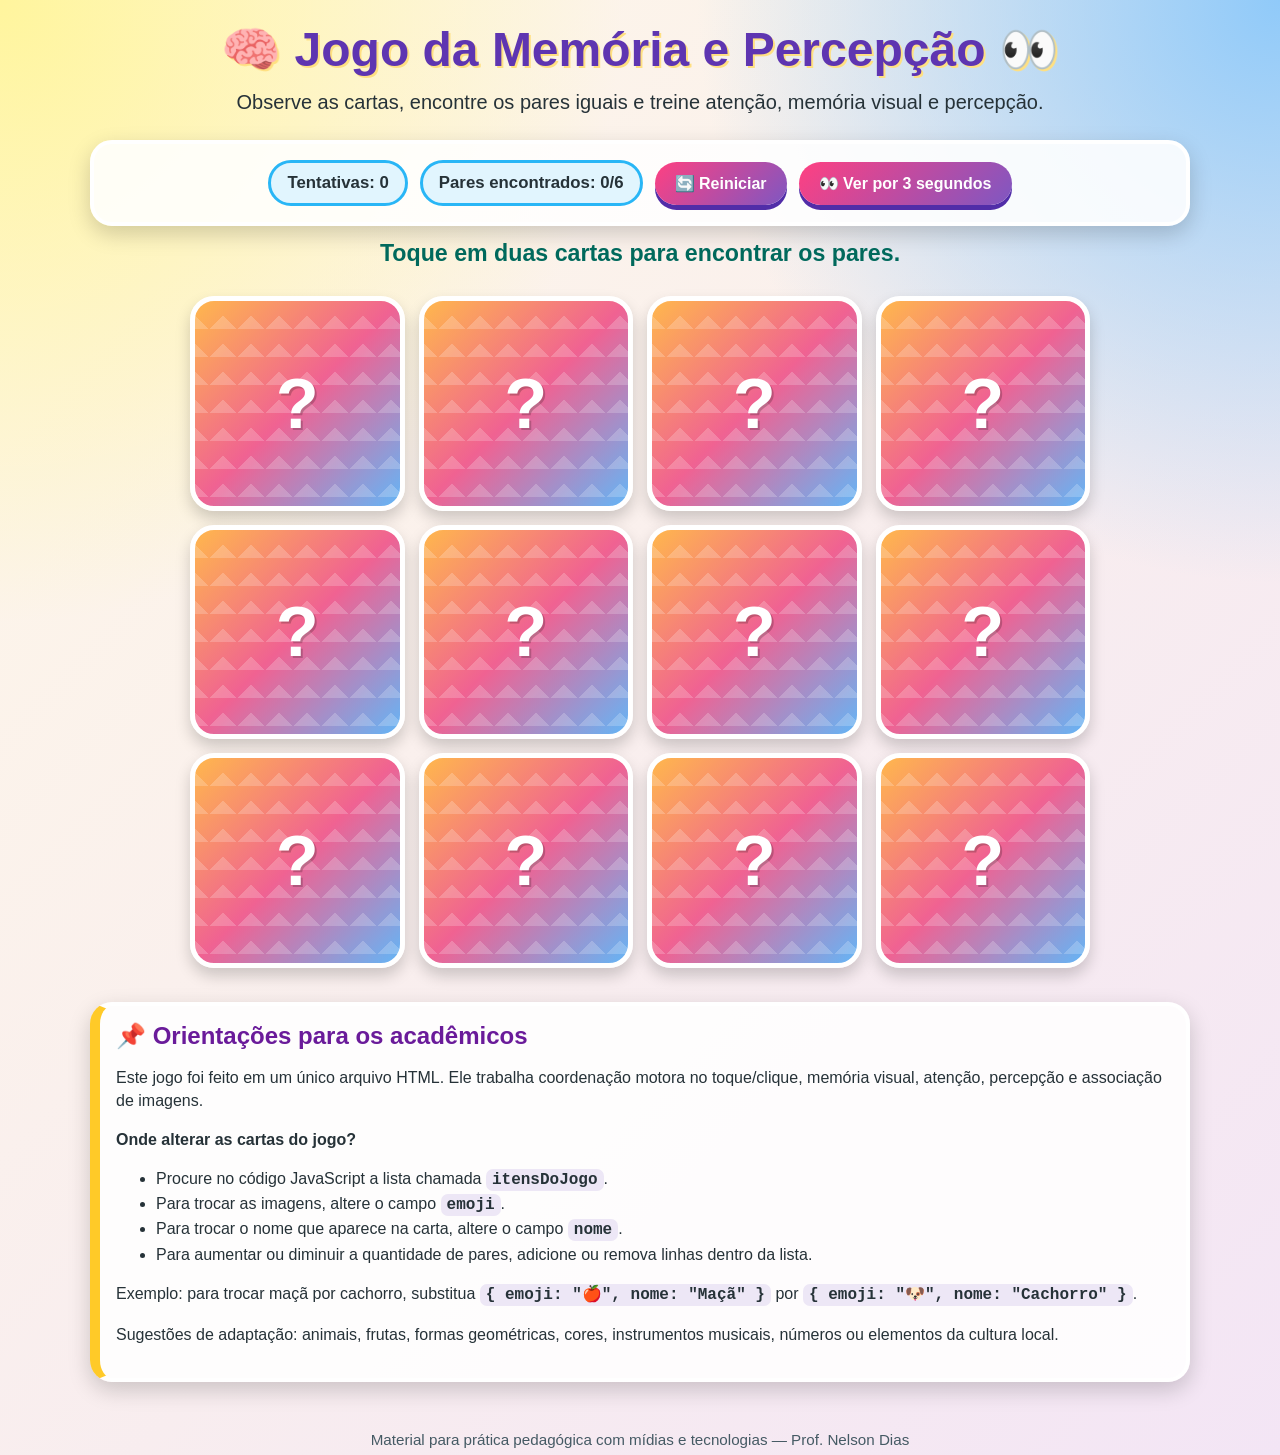
<file: tarefaFinal/jogo_memoria_percepcao.html>
<!DOCTYPE html>
<html lang="pt-BR">
<head>
  <meta charset="UTF-8" />
  <meta name="viewport" content="width=device-width, initial-scale=1.0" />
  <title>Jogo da Memória e Percepção</title>
  <style>
    :root {
      --azul: #2196f3;
      --rosa: #ff5fa2;
      --amarelo: #ffd54f;
      --verde: #4caf50;
      --roxo: #7e57c2;
      --fundo: #fff8e7;
      --texto: #263238;
      --cartao: #ffffff;
      --sombra: rgba(0, 0, 0, 0.18);
    }

    * { box-sizing: border-box; }

    body {
      margin: 0;
      font-family: Arial, Helvetica, sans-serif;
      background: radial-gradient(circle at top left, #fff59d, transparent 32%),
                  radial-gradient(circle at top right, #90caf9, transparent 30%),
                  linear-gradient(135deg, #fff8e7, #f3e5f5);
      color: var(--texto);
      min-height: 100vh;
      overflow-x: hidden;
    }

    header {
      text-align: center;
      padding: 22px 12px 10px;
    }

    h1 {
      margin: 0;
      font-size: clamp(1.7rem, 4vw, 3rem);
      color: #5e35b1;
      text-shadow: 2px 2px 0 #ffe082;
    }

    .subtitulo {
      margin: 10px auto 0;
      max-width: 850px;
      font-size: clamp(1rem, 2.2vw, 1.25rem);
      line-height: 1.4;
    }

    .painel {
      width: min(1100px, 94vw);
      margin: 14px auto;
      display: grid;
      grid-template-columns: 1fr;
      gap: 14px;
    }

    .card-info, .orientacoes {
      background: rgba(255,255,255,.88);
      border: 4px solid #fff;
      border-radius: 22px;
      box-shadow: 0 8px 22px var(--sombra);
      padding: 16px;
    }

    .card-info {
      display: flex;
      flex-wrap: wrap;
      justify-content: center;
      align-items: center;
      gap: 12px;
    }

    .placar {
      padding: 10px 16px;
      border-radius: 999px;
      font-weight: 700;
      font-size: 1.05rem;
      background: #e1f5fe;
      border: 3px solid #29b6f6;
    }

    .botao {
      border: none;
      border-radius: 999px;
      padding: 12px 20px;
      font-weight: 800;
      font-size: 1rem;
      cursor: pointer;
      color: white;
      background: linear-gradient(135deg, #ff4081, #7e57c2);
      box-shadow: 0 5px 0 #512da8;
      transition: transform .12s ease, box-shadow .12s ease;
    }

    .botao:active {
      transform: translateY(4px);
      box-shadow: 0 1px 0 #512da8;
    }

    .mensagem {
      width: min(900px, 94vw);
      margin: 8px auto 0;
      text-align: center;
      font-size: clamp(1.1rem, 2.5vw, 1.45rem);
      font-weight: 800;
      color: #00695c;
      min-height: 38px;
    }

    .tabuleiro {
      width: min(900px, 94vw);
      margin: 18px auto 34px;
      display: grid;
      grid-template-columns: repeat(4, 1fr);
      gap: 14px;
      perspective: 1000px;
    }

    .carta {
      position: relative;
      aspect-ratio: 1 / 1;
      border: none;
      border-radius: 24px;
      background: transparent;
      cursor: pointer;
      outline: none;
      user-select: none;
      -webkit-tap-highlight-color: transparent;
    }

    .carta-inner {
      position: absolute;
      inset: 0;
      transform-style: preserve-3d;
      transition: transform .45s ease;
      border-radius: 24px;
    }

    .carta.virada .carta-inner,
    .carta.encontrada .carta-inner {
      transform: rotateY(180deg);
    }

    .face {
      position: absolute;
      inset: 0;
      border-radius: 24px;
      display: flex;
      align-items: center;
      justify-content: center;
      backface-visibility: hidden;
      box-shadow: 0 8px 15px var(--sombra);
      border: 5px solid #fff;
    }

    .frente {
      background:
        linear-gradient(45deg, rgba(255,255,255,.2) 25%, transparent 25%),
        linear-gradient(-45deg, rgba(255,255,255,.2) 25%, transparent 25%),
        linear-gradient(135deg, #ffb74d, #f06292, #64b5f6);
      background-size: 28px 28px, 28px 28px, auto;
      color: #fff;
      font-size: clamp(2.2rem, 8vw, 4.4rem);
      font-weight: 900;
      text-shadow: 2px 2px 0 rgba(0,0,0,.2);
    }

    .verso {
      transform: rotateY(180deg);
      background: var(--cartao);
      flex-direction: column;
      gap: 4px;
      padding: 8px;
    }

    .emoji {
      font-size: clamp(2rem, 7vw, 4rem);
      line-height: 1;
    }

    .rotulo {
      font-size: clamp(.75rem, 2vw, 1rem);
      font-weight: 800;
      color: #455a64;
      text-align: center;
    }

    .carta.encontrada .verso {
      background: #e8f5e9;
      border-color: #66bb6a;
      animation: pulse .7s ease;
    }

    @keyframes pulse {
      0% { transform: rotateY(180deg) scale(1); }
      50% { transform: rotateY(180deg) scale(1.05); }
      100% { transform: rotateY(180deg) scale(1); }
    }

    .orientacoes {
      width: min(1100px, 94vw);
      margin: 0 auto 34px;
      border-left: 10px solid #ffca28;
    }

    .orientacoes h2 {
      margin: 0 0 8px;
      color: #6a1b9a;
    }

    .orientacoes p, .orientacoes li {
      font-size: 1rem;
      line-height: 1.45;
    }

    code {
      background: #ede7f6;
      padding: 2px 6px;
      border-radius: 7px;
      font-weight: 700;
    }

    .rodape {
      text-align: center;
      padding: 15px;
      font-size: .95rem;
      color: #455a64;
    }

    @media (max-width: 760px) {
      .tabuleiro {
        grid-template-columns: repeat(3, 1fr);
        gap: 10px;
      }
      .face {
        border-width: 4px;
        border-radius: 18px;
      }
      .carta-inner, .carta { border-radius: 18px; }
    }

    @media (max-width: 420px) {
      .tabuleiro { grid-template-columns: repeat(2, 1fr); }
      .card-info { gap: 8px; }
      .placar { font-size: .95rem; }
    }
  </style>
</head>
<body>
  <header>
    <h1>🧠 Jogo da Memória e Percepção 👀</h1>
    <p class="subtitulo">
      Observe as cartas, encontre os pares iguais e treine atenção, memória visual e percepção.
    </p>
  </header>

  <section class="painel" aria-label="Painel do jogo">
    <div class="card-info">
      <div class="placar">Tentativas: <span id="tentativas">0</span></div>
      <div class="placar">Pares encontrados: <span id="pares">0</span>/<span id="totalPares">0</span></div>
      <button class="botao" onclick="reiniciarJogo()">🔄 Reiniciar</button>
      <button class="botao" onclick="mostrarCartasRapido()">👀 Ver por 3 segundos</button>
    </div>
  </section>

  <div id="mensagem" class="mensagem">Toque em duas cartas para encontrar os pares.</div>

  <main id="tabuleiro" class="tabuleiro" aria-label="Tabuleiro do jogo da memória"></main>

  <section class="orientacoes">
    <h2>📌 Orientações para os acadêmicos</h2>
    <p>
      Este jogo foi feito em um único arquivo HTML. Ele trabalha coordenação motora no toque/clique, memória visual,
      atenção, percepção e associação de imagens.
    </p>
    <p><strong>Onde alterar as cartas do jogo?</strong></p>
    <ul>
      <li>Procure no código JavaScript a lista chamada <code>itensDoJogo</code>.</li>
      <li>Para trocar as imagens, altere o campo <code>emoji</code>.</li>
      <li>Para trocar o nome que aparece na carta, altere o campo <code>nome</code>.</li>
      <li>Para aumentar ou diminuir a quantidade de pares, adicione ou remova linhas dentro da lista.</li>
    </ul>
    <p>
      Exemplo: para trocar maçã por cachorro, substitua <code>{ emoji: "🍎", nome: "Maçã" }</code> por
      <code>{ emoji: "🐶", nome: "Cachorro" }</code>.
    </p>
    <p>
      Sugestões de adaptação: animais, frutas, formas geométricas, cores, instrumentos musicais, números ou elementos da cultura local.
    </p>
  </section>

  <div class="rodape">Material para prática pedagógica com mídias e tecnologias — Prof. Nelson Dias</div>

  <script>
    /*
      ======================================================
      ÁREA PRINCIPAL PARA ALTERAÇÃO PELOS ACADÊMICOS
      ======================================================

      Para mudar o conteúdo do jogo, altere a lista abaixo.

      Cada item tem:
      emoji: imagem que aparece na carta
      nome: palavra que identifica a imagem

      Para aumentar a dificuldade, coloque mais itens.
      Para diminuir a dificuldade, deixe menos itens.

      Exemplo:
      { emoji: "🐶", nome: "Cachorro" }
    */

    const itensDoJogo = [
      { emoji: "🍎", nome: "Maçã" },
      { emoji: "🐟", nome: "Peixe" },
      { emoji: "🌻", nome: "Flor" },
      { emoji: "🎈", nome: "Balão" },
      { emoji: "⭐", nome: "Estrela" },
      { emoji: "🦋", nome: "Borboleta" }
    ];

    const tabuleiro = document.getElementById("tabuleiro");
    const tentativasEl = document.getElementById("tentativas");
    const paresEl = document.getElementById("pares");
    const totalParesEl = document.getElementById("totalPares");
    const mensagemEl = document.getElementById("mensagem");

    let cartas = [];
    let primeiraCarta = null;
    let segundaCarta = null;
    let bloqueado = false;
    let tentativas = 0;
    let paresEncontrados = 0;

    function embaralhar(lista) {
      const novaLista = [...lista];
      for (let i = novaLista.length - 1; i > 0; i--) {
        const j = Math.floor(Math.random() * (i + 1));
        [novaLista[i], novaLista[j]] = [novaLista[j], novaLista[i]];
      }
      return novaLista;
    }

    function criarCartas() {
      const pares = itensDoJogo.flatMap((item, index) => [
        { ...item, parId: index, id: `${index}-a` },
        { ...item, parId: index, id: `${index}-b` }
      ]);
      cartas = embaralhar(pares);
    }

    function desenharTabuleiro() {
      tabuleiro.innerHTML = "";
      cartas.forEach((carta, index) => {
        const botao = document.createElement("button");
        botao.className = "carta";
        botao.setAttribute("aria-label", "Carta virada");
        botao.dataset.index = index;
        botao.innerHTML = `
          <span class="carta-inner">
            <span class="face frente">?</span>
            <span class="face verso">
              <span class="emoji">${carta.emoji}</span>
              <span class="rotulo">${carta.nome}</span>
            </span>
          </span>
        `;
        botao.addEventListener("click", () => virarCarta(index));
        tabuleiro.appendChild(botao);
      });
    }

    function virarCarta(index) {
      if (bloqueado) return;

      const elemento = tabuleiro.children[index];
      const carta = cartas[index];

      if (elemento.classList.contains("virada") || elemento.classList.contains("encontrada")) return;

      elemento.classList.add("virada");
      elemento.setAttribute("aria-label", `Carta ${carta.nome}`);

      if (!primeiraCarta) {
        primeiraCarta = { carta, elemento, index };
        mensagemEl.textContent = "Agora escolha outra carta para formar o par.";
        return;
      }

      segundaCarta = { carta, elemento, index };
      tentativas++;
      tentativasEl.textContent = tentativas;
      verificarPar();
    }

    function verificarPar() {
      bloqueado = true;

      if (primeiraCarta.carta.parId === segundaCarta.carta.parId) {
        primeiraCarta.elemento.classList.add("encontrada");
        segundaCarta.elemento.classList.add("encontrada");
        paresEncontrados++;
        paresEl.textContent = paresEncontrados;
        mensagemEl.textContent = "Muito bem! Você encontrou um par! 🎉";
        limparSelecao();
        bloqueado = false;

        if (paresEncontrados === itensDoJogo.length) {
          mensagemEl.textContent = `Parabéns! Você encontrou todos os pares em ${tentativas} tentativa(s)! 🏆`;
        }
      } else {
        mensagemEl.textContent = "Essas cartas são diferentes. Observe e tente de novo! 👀";
        setTimeout(() => {
          primeiraCarta.elemento.classList.remove("virada");
          segundaCarta.elemento.classList.remove("virada");
          primeiraCarta.elemento.setAttribute("aria-label", "Carta virada");
          segundaCarta.elemento.setAttribute("aria-label", "Carta virada");
          limparSelecao();
          bloqueado = false;
        }, 900);
      }
    }

    function limparSelecao() {
      primeiraCarta = null;
      segundaCarta = null;
    }

    function reiniciarJogo() {
      tentativas = 0;
      paresEncontrados = 0;
      primeiraCarta = null;
      segundaCarta = null;
      bloqueado = false;
      tentativasEl.textContent = "0";
      paresEl.textContent = "0";
      totalParesEl.textContent = itensDoJogo.length;
      mensagemEl.textContent = "Toque em duas cartas para encontrar os pares.";
      criarCartas();
      desenharTabuleiro();
    }

    function mostrarCartasRapido() {
      if (bloqueado) return;
      bloqueado = true;
      mensagemEl.textContent = "Observe bem as cartas! Elas vão virar novamente.";
      const elementos = document.querySelectorAll(".carta:not(.encontrada)");
      elementos.forEach(el => el.classList.add("virada"));

      setTimeout(() => {
        elementos.forEach(el => el.classList.remove("virada"));
        mensagemEl.textContent = "Agora use sua memória para encontrar os pares.";
        bloqueado = false;
      }, 3000);
    }

    reiniciarJogo();
  </script>
</body>
</html>
</file>
<file: formigaLabirinto/estilo.css>
:root{
  --panel:#0f172a; --text:#e5e7eb; --wall:#334155;
  --ok:#10b981; --btn:#1f6feb;
}
*{box-sizing:border-box}
html,body{height:100%}
body{
  margin:0; background:#000; color:var(--text);
  font-family:system-ui,-apple-system,Segoe UI,Roboto,Helvetica,Arial,sans-serif;
  display:flex; align-items:center; justify-content:center; padding:16px;
}
.app{width:min(960px,100%)}

.topbar{display:flex; align-items:center; justify-content:space-between; gap:12px}
.topbar h1{margin:.2rem 0; font-weight:800}
.controls{display:flex; gap:8px; align-items:center}
.controls select, .controls button{
  padding:.5rem .7rem; border-radius:10px; border:1px solid #1f2937;
  background:#0b1020; color:var(--text)
}
.controls button{border:none; background:var(--btn); cursor:pointer}

.hint{margin:.5rem 0 1rem; opacity:.85}

#labirinto{
  position:relative; width:720px; height:520px; margin:0 auto 8px;
  background:var(--panel); border-radius:14px; overflow:hidden;
  outline:2px solid #1f2937; box-shadow:0 10px 40px rgba(0,0,0,.35), inset 0 0 0 8px #0b1020;
  touch-action:none;                /* impede gestos de scroll/zoom */
  overscroll-behavior:contain;      /* evita pull-to-refresh */
}

/* fundo da fase */
.maze-bg{
  position:absolute; inset:0;
  background-repeat:no-repeat;
  background-position:center;
  background-size:contain;
  opacity:1;
  z-index:0;
}

/* canvas da trilha */
#trail{
  position:absolute; left:0; top:0; width:100%; height:100%;
  pointer-events:none; /* não interfere no toque */
  z-index:1;
}

/* paredes (quando usadas) */
.wall{
  position:absolute; background:linear-gradient(180deg,var(--wall),#243041);
  border-radius:6px; box-shadow:0 0 0 1px #1b2533, inset 0 0 6px rgba(0,0,0,.4);
  z-index:2;
}

/* início/objetivo e formiga */
.pad{
  position:absolute; width:92px; height:56px; border-radius:10px;
  background:linear-gradient(180deg,#0f3aa6,#0b2a7c);
  display:flex; align-items:center; justify-content:center; font-weight:700; letter-spacing:.5px;
  box-shadow:0 8px 18px rgba(14,74,214,.35), inset 0 0 0 2px #08235f;
  z-index:3;
}
.goal{
  position:absolute; width:120px; height:120px; border-radius:14px;
  background:#0b0f18; outline:2px dashed #2b3548;
  display:flex; align-items:center; justify-content:center; padding:8px;
  z-index:3;
}
.goal img{max-width:100%; max-height:100%; display:block; border-radius:10px}

#ant{
  position:absolute; width:46px; height:46px;
  -webkit-user-drag:none; user-select:none; touch-action:none;
  cursor:grab; filter:drop-shadow(0 6px 10px rgba(0,0,0,.45));
  z-index:4; /* acima do canvas e das paredes */
}
#ant:active{cursor:grabbing}

#msg{min-height:1.4rem; text-align:center; margin:.5rem auto 0}
#msg .ok{color:var(--ok); font-weight:700}

.footer-actions{display:flex; justify-content:center}
.footer-actions button{
  padding:.7rem 1rem; border-radius:10px; border:none; background:#0ea271; color:#fff; font-weight:700; cursor:pointer;
}
.hidden{display:none}


@media (max-width: 780px) {
  body {
    display: block;
    padding: 10px;
  }

  .app {
    width: 100%;
  }

  .topbar {
    flex-direction: column;
    align-items: stretch;
    gap: 10px;
  }

  .topbar h1 {
    text-align: center;
    font-size: 1.4rem;
  }

  .controls {
    flex-wrap: wrap;
    justify-content: center;
  }

  .controls select,
  .controls button {
    font-size: 14px;
    padding: 10px;
  }

  #labirinto {
    width: 100%;
    height: auto;
    aspect-ratio: 720 / 520;
    max-height: none;
  }

  .pad {
    width: 56px;
    height: 36px;
    font-size: 10px;
  }

  .goal {
    width: 65px;
    height: 65px;
    padding: 4px;
  }

  #ant {
    width: 36px;
    height: 36px;
    touch-action: none;
  }

  .hint {
    font-size: 13px;
    text-align: center;
  }
}
</file>
<file: jogomemo/estilo.css>
:root{
  --bg:#0f172a;        /* slate-900 */
  --card:#111827;      /* gray-900 */
  --acent:#22d3ee;     /* cyan-400 */
  --texto:#e5e7eb;     /* gray-200 */
  --sombra: 0 6px 20px rgba(0,0,0,.35);
}
*{box-sizing:border-box}
html,body{height:100%}
body{
  margin:0; font-family:"Inter", system-ui, -apple-system, Segoe UI, Roboto, Arial, "Noto Sans", sans-serif;
  background: radial-gradient(1200px 800px at 20% 0%, #0b1022 0%, #0f172a 40%, #0b1120 100%);
  color:var(--texto);
}
.topo{
  max-width:1100px; margin:24px auto 8px; padding:0 16px;
  display:flex; align-items:center; justify-content:space-between; gap:16px;
}
.topo h1{margin:0;font-weight:800;letter-spacing:.3px}
.painel{display:flex;gap:16px;align-items:center;flex-wrap:wrap}
.painel .btn{margin-left:8px}

.btn{
  background:linear-gradient(180deg, #22d3ee, #06b6d4);
  color:#04313b; border:0; padding:10px 16px; border-radius:12px; font-weight:700; cursor:pointer;
  box-shadow: var(--sombra); transition: transform .08s ease, filter .2s ease;
}
.btn:hover{filter:brightness(1.06)}
.btn:active{transform:scale(.98)}
.btn.grande{padding:12px 20px;font-size:1.05rem}

main{max-width:1100px; margin:8px auto 40px; padding:0 16px}
.grid{
  display:grid; gap:14px; align-items:stretch; justify-items:stretch;
  grid-template-columns: repeat(auto-fit, minmax(110px, 1fr));
}

.card{
  position:relative; border:0; background:transparent; padding:0; perspective:900px; outline-offset:4px;
}
.card:focus-visible{outline:3px solid var(--acent)}
.card[disabled]{cursor:default}

.card-inner{
  position:relative; width:100%; aspect-ratio: 3/4; transform-style:preserve-3d; transition: transform .45s ease;
  border-radius:16px; box-shadow: var(--sombra);
}
.card-front, .card-back{
  position:absolute; inset:0; border-radius:16px; backface-visibility:hidden; overflow:hidden;
}
.card-front{
  background:linear-gradient(135deg, #0ea5e9 0%, #22d3ee 50%, #38bdf8 100%);
  display:grid; place-items:center; color:#042c2f; font-weight:800; font-size:clamp(18px, 2.2vw, 26px);
}
.card-front::after{
  content:"?"; text-shadow:0 2px 0 rgba(0,0,0,.25);
}
.card-back{ background:var(--card); transform: rotateY(180deg); display:grid; place-items:center }
.card-back img{ width:100%; height:100%; object-fit:cover }

.card.virada .card-inner{ transform: rotateY(180deg) }
.card.certa .card-inner{ box-shadow: 0 0 0 3px #22c55e, var(--sombra) }
.card.errada .card-inner{ box-shadow: 0 0 0 3px #ef4444, var(--sombra) }

/* Modal */
.modal{position:fixed; inset:0; display:grid; place-items:center; background:rgba(0,0,0,.45)}
.modal[hidden]{display:none}
.modal-caixa{ background:#0b1226; border:1px solid rgba(255,255,255,.08); padding:24px; border-radius:16px; width:min(560px, 92vw); box-shadow:var(--sombra) }
.modal-caixa h2{margin-top:0}

/* Suporte a telas pequenas */
@media (max-width:480px){
  .grid{ gap:10px; grid-template-columns: repeat(auto-fit, minmax(90px, 1fr)); }
}
</file>
<file: jogoNumero/estilo.css>
:root{
  --card-min: 320px; /* valor padrão, pode ser sobrescrito por nível */
}

body{
  margin:0; font-family:sans-serif;
  background:#0f172a; color:#eee;
}

.topbar{padding:20px; background:#111827; border-bottom:2px solid #1f2937}
.topbar h1{margin:0 0 12px; font-size:24px}

.hud{display:flex; gap:20px; font-size:18px; margin-bottom:12px}
.controls{display:flex; gap:16px}

button{
  padding:18px 30px;
  border:none; border-radius:14px;
  cursor:pointer; font-size:20px; font-weight:bold;
}
button.primary{background:#3b82f6; color:#fff;}

.grid{
  display:grid;
  grid-template-columns: repeat(auto-fit, minmax(var(--card-min), 1fr));
  gap:20px;
  padding:20px;
}

.carta{
  position:relative;
  aspect-ratio: 4/3;
  perspective:1000px;
  width:100%;
}
.carta__face{
  position:absolute; inset:0;
  border-radius:20px;
  backface-visibility:hidden;
  transition: transform .5s ease;
  display:flex; align-items:center; justify-content:center;
  border:3px solid #1f2937;
}
.carta__face--frente{
  background:#1f2937; color:#ccc;
}
.carta__face--frente::after{
  content:"?";
  font-size:90px;
}
.carta__face--verso{
  background:#0b1120;
  transform: rotateY(180deg);
}
.carta__face--verso img{
  width:100%; height:100%; object-fit:contain;
}

.carta.is-flipada .carta__face--frente{ transform: rotateY(180deg) }
.carta.is-flipada .carta__face--verso{ transform: rotateY(0deg) }

/* Modal */
.modal{position:fixed; inset:0; display:none; align-items:center; justify-content:center; background:rgba(0,0,0,.6)}
.modal[aria-hidden="false"]{display:flex}
.modal__content{background:#111827; padding:26px; border-radius:20px; max-width:420px; color:#fff; font-size:20px}
.modal__actions{margin-top:16px; display:flex; justify-content:flex-end; gap:16px}
</file>
